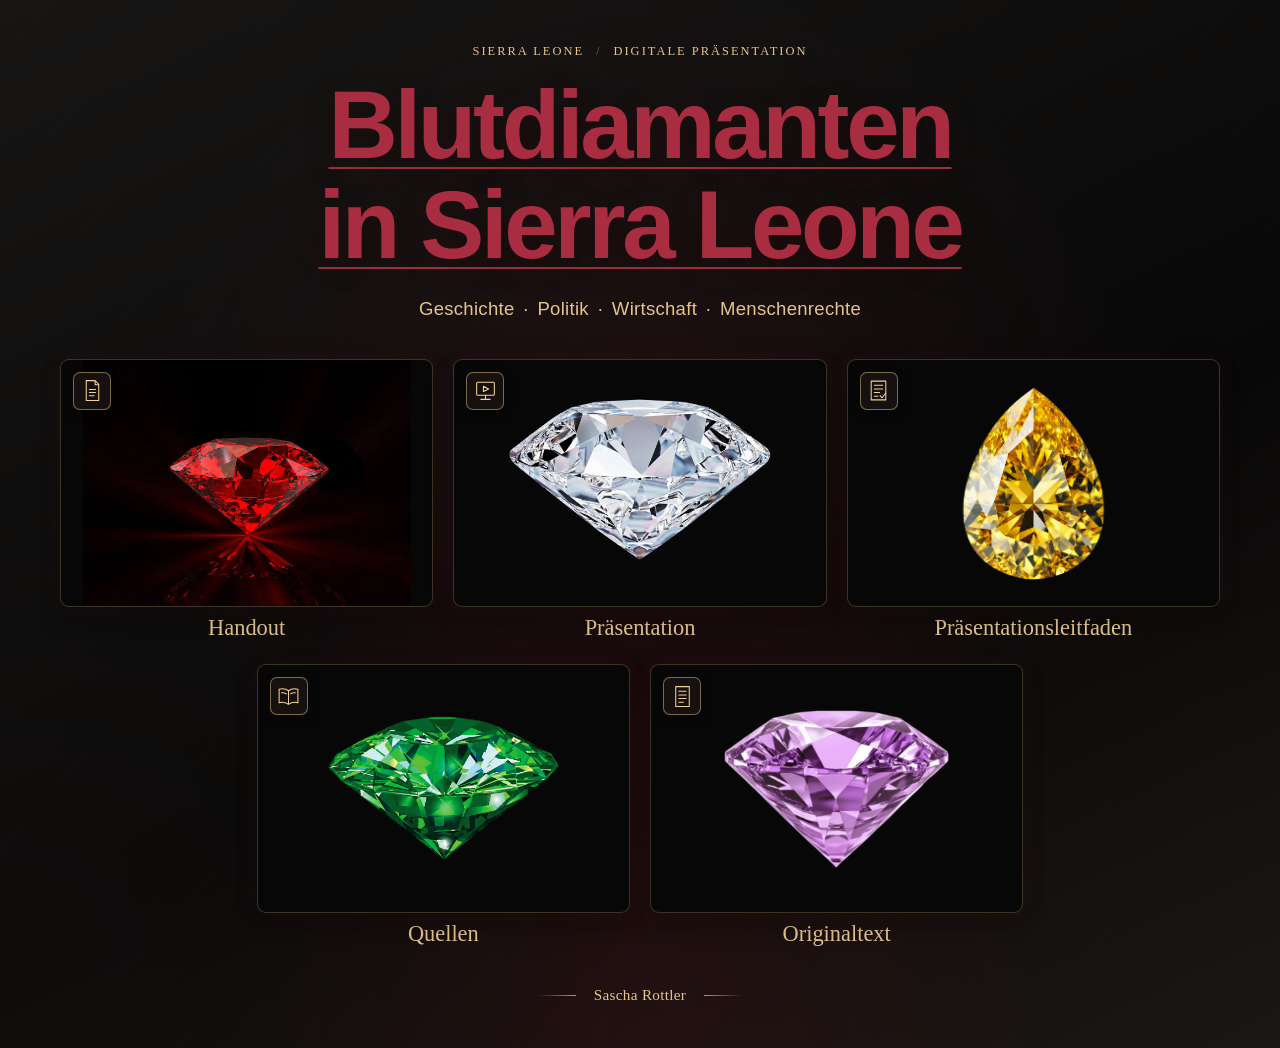
<file: index.html>
<!doctype html>
<html lang="de">
<head>
  <meta charset="utf-8">
  <meta name="viewport" content="width=device-width, initial-scale=1, viewport-fit=cover">
  <meta name="theme-color" content="#100e0d">
  <meta name="description" content="Handout, Präsentation, Präsentationsleitfaden, Quellen und Originaltext zur Schulpräsentation Blutdiamanten in Sierra Leone von Sascha Rottler.">
  <title>Blutdiamanten in Sierra Leone · Sascha Rottler</title>
  <link rel="icon" type="image/svg+xml" href="assets/favicon.svg">
  <link rel="stylesheet" href="assets/startseite.css?v=5">
</head>
<body>
  <main class="overview">
    <header class="masthead">
      <p class="eyebrow">Sierra Leone <span aria-hidden="true">/</span> Digitale Präsentation</p>
      <h1><span>Blutdiamanten</span><span>in Sierra Leone</span></h1>
      <p class="subtitle">Geschichte <span aria-hidden="true">·</span> Politik <span aria-hidden="true">·</span> Wirtschaft <span aria-hidden="true">·</span> Menschenrechte</p>
    </header>

    <nav class="diamond-navigation" aria-label="Fünf Bereiche der Präsentation">
      <a class="diamond-link" href="handout.html" aria-label="Handout öffnen">
        <span class="gem-frame gem-frame--dark">
          <img src="assets/diamanten/rot.jpg" alt="" width="638" height="480" decoding="async">
          <span class="gem-icon" aria-hidden="true"><svg viewBox="0 0 48 48" fill="none" stroke="currentColor" stroke-width="2" stroke-linecap="round" stroke-linejoin="round"><path d="M12 5h17l7 7v31H12zM29 5v8h7M18 22h12M18 28h12M18 34h9"/></svg></span>
        </span>
        <span class="diamond-label">Handout</span>
      </a>

      <a class="diamond-link" href="praesentation.html" aria-label="Präsentation öffnen">
        <span class="gem-frame gem-frame--dark gem-frame--silver">
          <img src="assets/diamanten/silber-freigestellt.png" alt="" width="1254" height="1254" decoding="async">
          <span class="gem-icon" aria-hidden="true"><svg viewBox="0 0 48 48" fill="none" stroke="currentColor" stroke-width="2" stroke-linecap="round" stroke-linejoin="round"><rect x="7" y="8" width="34" height="25" rx="2"/><path d="M24 33v8M15 41h18M20 16l10 5-10 5z"/></svg></span>
        </span>
        <span class="diamond-label">Präsentation</span>
      </a>

      <a class="diamond-link" href="praesentationsleitfaden.html" aria-label="Präsentationsleitfaden öffnen">
        <span class="gem-frame gem-frame--dark gem-frame--yellow">
          <img src="assets/diamanten/gelb-freigestellt.png" alt="" width="1254" height="1254" decoding="async">
          <span class="gem-icon" aria-hidden="true"><svg viewBox="0 0 48 48" fill="none" stroke="currentColor" stroke-width="2" stroke-linecap="round" stroke-linejoin="round"><path d="M10 6h28v36H10zM16 14h16M16 21h16M16 28h10M16 35h7"/><path d="m27 34 4 4 7-9"/></svg></span>
        </span>
        <span class="diamond-label">Präsentationsleitfaden</span>
      </a>

      <a class="diamond-link" href="quellen.html" aria-label="Quellen öffnen">
        <span class="gem-frame gem-frame--dark gem-frame--green">
          <img src="assets/diamanten/gruen-freigestellt.png" alt="" width="1285" height="1224" decoding="async">
          <span class="gem-icon" aria-hidden="true"><svg viewBox="0 0 48 48" fill="none" stroke="currentColor" stroke-width="2" stroke-linecap="round" stroke-linejoin="round"><path d="M24 39c-6-4-12-5-18-3V10c7-2 13-1 18 3 5-4 11-5 18-3v26c-6-2-12-1-18 3zM24 13v26M11 17c3-1 6 0 9 2M28 19c3-2 6-3 9-2"/></svg></span>
        </span>
        <span class="diamond-label">Quellen</span>
      </a>

      <a class="diamond-link" href="originaltext.html" aria-label="Originaltext öffnen">
        <span class="gem-frame gem-frame--dark">
          <img src="assets/diamanten/violett.webp" alt="" width="350" height="350" decoding="async">
          <span class="gem-icon" aria-hidden="true"><svg viewBox="0 0 48 48" fill="none" stroke="currentColor" stroke-width="2" stroke-linecap="round" stroke-linejoin="round"><path d="M11 5h26v38H11zM17 14h14M17 21h14M17 28h14M17 35h9"/></svg></span>
        </span>
        <span class="diamond-label">Originaltext</span>
      </a>
    </nav>

    <footer class="signature"><span aria-hidden="true" class="rule"></span>Sascha Rottler<span aria-hidden="true" class="rule"></span></footer>
  </main>
</body>
</html>
</file>
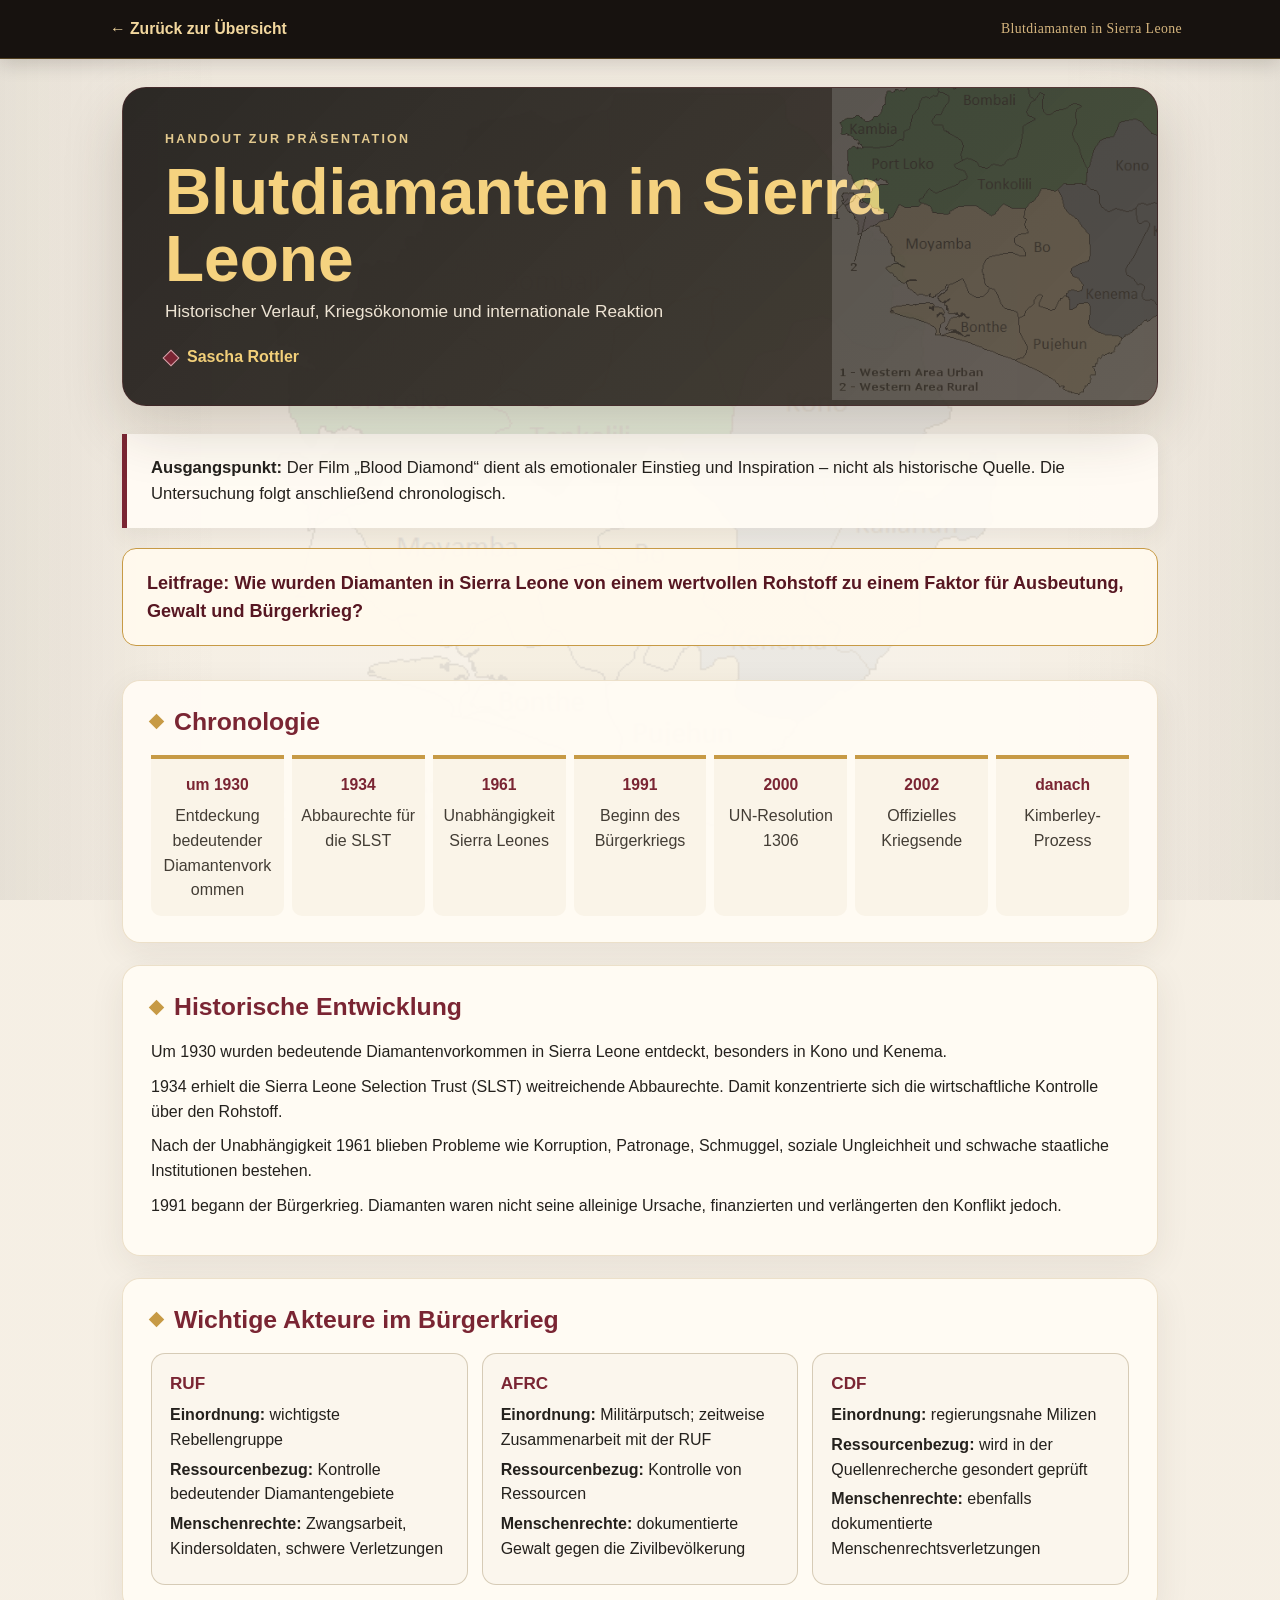
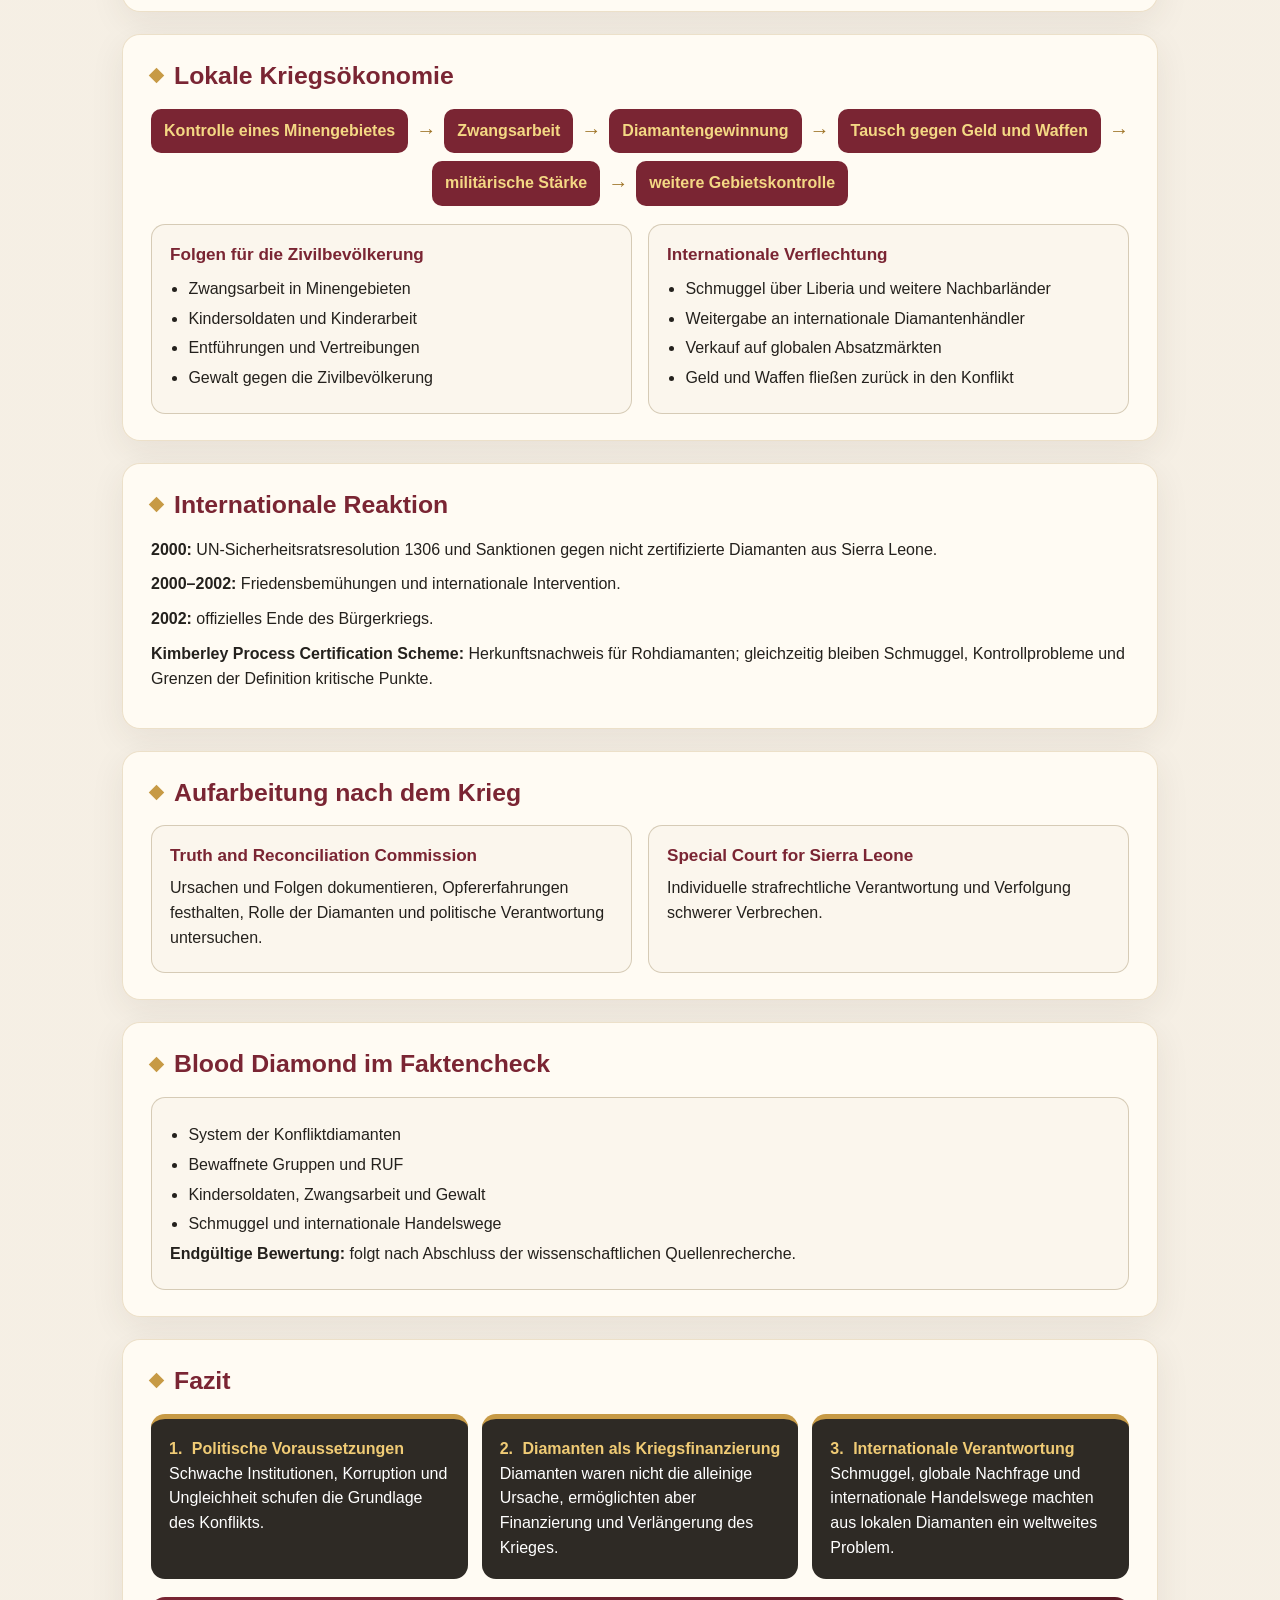
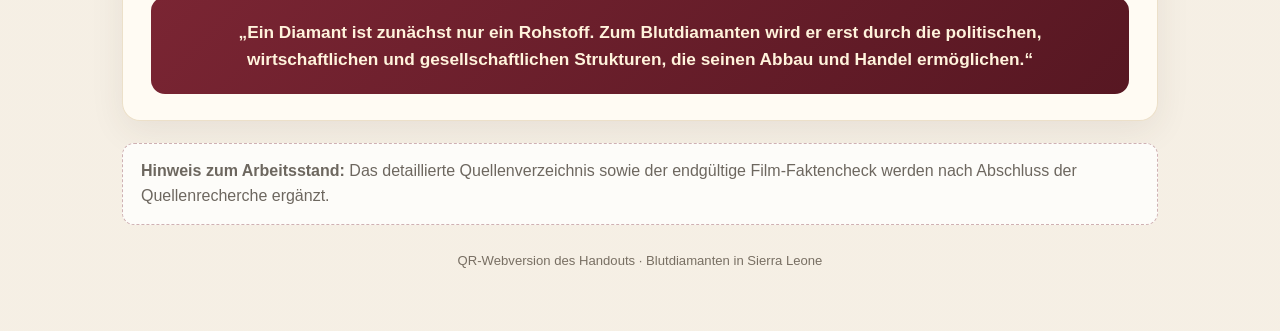
<file: handout.html>
<!doctype html>
<html lang="de">
<head>
<meta charset="utf-8">
<meta name="viewport" content="width=device-width, initial-scale=1, viewport-fit=cover">
<title>Handout – Blutdiamanten in Sierra Leone</title>
<meta name="description" content="Handout zur Präsentation Blutdiamanten in Sierra Leone – historischer Verlauf, Kriegsökonomie und internationale Reaktion.">
<style>
:root {
  --gold:#c79a45;
  --gold-dark:#9f7427;
  --burgundy:#7a2533;
  --burgundy-dark:#571722;
  --ink:#24211d;
  --muted:#6d675f;
  --paper:#f6f0e6;
  --panel:rgba(255,251,244,.95);
  --line:rgba(120,92,42,.28);
}
*{box-sizing:border-box}
html{scroll-behavior:smooth}
body{
  margin:0;
  color:var(--ink);
  font-family:Inter,Segoe UI,Arial,sans-serif;
  line-height:1.55;
  background:
    linear-gradient(rgba(246,240,230,.92),rgba(246,240,230,.92)),
    url('[data-uri]') center 90px / min(760px,90vw) auto fixed no-repeat,
    #efe5d4;
}
body::before{
  content:"";position:fixed;inset:0;pointer-events:none;z-index:-1;
  background:linear-gradient(90deg,rgba(57,49,40,.08),transparent 17%,transparent 83%,rgba(57,49,40,.08));
}
a{color:inherit}
.page{max-width:1080px;margin:0 auto;padding:28px 22px 72px}
.hero{
  position:relative;overflow:hidden;
  border:1px solid rgba(122,37,51,.24);
  border-radius:24px;
  padding:42px 42px 34px;
  background:linear-gradient(135deg,rgba(35,32,29,.96),rgba(55,47,38,.90));
  color:white;
  box-shadow:0 22px 60px rgba(57,42,24,.20);
}
.hero::after{
  content:"";position:absolute;right:-85px;top:-95px;width:410px;height:410px;
  background:url('[data-uri]') center/contain no-repeat;
  opacity:.15;filter:grayscale(.15) sepia(.2);
}
.eyebrow{text-transform:uppercase;letter-spacing:.18em;font-weight:750;font-size:.78rem;color:#e3c98e}
h1{margin:10px 0 6px;font-size:clamp(2.15rem,6vw,4rem);line-height:1.04;color:#f5d27f;max-width:780px}
.subtitle{font-size:1.08rem;max-width:760px;color:#eee4d4;margin:0 0 20px}
.author{display:inline-flex;gap:10px;align-items:center;font-weight:700;color:#f2cf79}
.diamond{width:12px;height:12px;background:var(--burgundy);transform:rotate(45deg);display:inline-block;border:1px solid #d5a8af}
.lead{
  margin:28px 0 18px;padding:21px 24px;border-left:5px solid var(--burgundy);
  background:var(--panel);border-radius:0 14px 14px 0;box-shadow:0 8px 24px rgba(70,52,34,.08);
  font-size:1.04rem
}
.question{
  margin:20px 0 34px;padding:20px 24px;border:1.5px solid var(--gold);border-radius:14px;
  background:rgba(255,249,238,.96);font-weight:750;color:var(--burgundy-dark);font-size:1.13rem
}
.section{
  margin-top:22px;padding:26px 28px;background:var(--panel);border-radius:18px;
  border:1px solid rgba(159,116,39,.20);box-shadow:0 10px 34px rgba(70,52,34,.08)
}
h2{font-size:1.55rem;line-height:1.2;margin:0 0 18px;color:var(--burgundy);display:flex;gap:12px;align-items:center}
h2::before{content:"";width:11px;height:11px;display:inline-block;background:var(--gold);transform:rotate(45deg);flex:0 0 auto}
h3{margin:20px 0 8px;color:var(--gold-dark);font-size:1.06rem}
p{margin:10px 0}
.timeline{display:grid;grid-template-columns:repeat(7,1fr);gap:8px;margin:4px 0 0}
.t{position:relative;padding:14px 9px 13px;border-top:4px solid var(--gold);background:#faf4e8;border-radius:0 0 10px 10px;text-align:center;min-height:126px}
.t .yr{font-weight:850;color:var(--burgundy);font-size:.98rem;display:block;margin-bottom:7px}
.t .tx{font-size:.83rem;line-height:1.35;color:#433d35}
.columns{display:grid;grid-template-columns:repeat(2,minmax(0,1fr));gap:16px}
.actor-grid{display:grid;grid-template-columns:repeat(3,minmax(0,1fr));gap:14px}
.card{padding:17px 18px;border-radius:14px;background:#fbf6ed;border:1px solid var(--line)}
.card strong.title{display:block;color:var(--burgundy);font-size:1.07rem;margin-bottom:6px}
.card p{font-size:.92rem;margin:5px 0}
.flow{display:flex;flex-wrap:wrap;gap:8px;align-items:center;justify-content:center;margin:10px 0 4px}
.flow span{padding:10px 13px;border-radius:10px;background:var(--burgundy);color:#f4d884;font-weight:700;text-align:center}
.flow b{color:var(--gold-dark);font-size:1.25rem}
ul{margin:8px 0 0 1.15rem;padding:0}
li{margin:5px 0}
.three{display:grid;grid-template-columns:repeat(3,minmax(0,1fr));gap:14px}
.result{padding:18px;border-radius:14px;background:#2e2a25;color:white;border-top:5px solid var(--gold)}
.result .n{font-weight:900;color:#f0cb75;margin-right:5px}
.result strong{color:#f0cb75}
.quote{margin-top:18px;padding:22px 24px;border-radius:14px;background:linear-gradient(135deg,var(--burgundy),var(--burgundy-dark));color:#fff3dc;font-weight:700;font-size:1.08rem;text-align:center}
.note{margin-top:22px;padding:15px 18px;background:rgba(255,255,255,.78);border-radius:12px;border:1px dashed rgba(122,37,51,.35);color:var(--muted);font-size:.91rem}
.footer{text-align:center;color:#786f63;font-size:.82rem;margin-top:26px}
@media (max-width:820px){
  .page{padding:16px 13px 50px}
  .hero{padding:30px 24px 26px;border-radius:18px}
  .timeline{grid-template-columns:1fr}
  .t{text-align:left;min-height:0;border-top:0;border-left:4px solid var(--gold);border-radius:0 10px 10px 0;display:grid;grid-template-columns:74px 1fr;gap:8px;align-items:start}
  .columns,.actor-grid,.three{grid-template-columns:1fr}
  .section{padding:22px 20px}
}
@media print{
  body{background:white}
  .page{max-width:none;padding:0}
  .hero,.section,.lead,.question{box-shadow:none}
  .section{break-inside:avoid}
}
</style>
<link rel="icon" type="image/svg+xml" href="assets/favicon.svg">
  <link rel="stylesheet" href="assets/unterseiten.css?v=4">
</head>
<body>
<nav class="site-bar" aria-label="Zur Startseite"><div class="site-bar-inner"><a class="site-back" href="index.html">← Zurück zur Übersicht</a><span class="site-mark">Blutdiamanten in Sierra Leone</span></div></nav>
<main class="page">
  <header class="hero">
    <div class="eyebrow">Handout zur Präsentation</div>
    <h1>Blutdiamanten in Sierra Leone</h1>
    <p class="subtitle">Historischer Verlauf, Kriegsökonomie und internationale Reaktion</p>
    <div class="author"><span class="diamond"></span> Sascha Rottler</div>
  </header>

  <div class="lead"><strong>Ausgangspunkt:</strong> Der Film „Blood Diamond“ dient als emotionaler Einstieg und Inspiration – nicht als historische Quelle. Die Untersuchung folgt anschließend chronologisch.</div>
  <div class="question"><strong>Leitfrage:</strong> Wie wurden Diamanten in Sierra Leone von einem wertvollen Rohstoff zu einem Faktor für Ausbeutung, Gewalt und Bürgerkrieg?</div>

  <section class="section">
    <h2>Chronologie</h2>
    <div class="timeline">
      <div class="t"><span class="yr">um 1930</span><span class="tx">Entdeckung bedeutender Diamantenvorkommen</span></div>
      <div class="t"><span class="yr">1934</span><span class="tx">Abbaurechte für die SLST</span></div>
      <div class="t"><span class="yr">1961</span><span class="tx">Unabhängigkeit Sierra Leones</span></div>
      <div class="t"><span class="yr">1991</span><span class="tx">Beginn des Bürgerkriegs</span></div>
      <div class="t"><span class="yr">2000</span><span class="tx">UN-Resolution 1306</span></div>
      <div class="t"><span class="yr">2002</span><span class="tx">Offizielles Kriegsende</span></div>
      <div class="t"><span class="yr">danach</span><span class="tx">Kimberley-Prozess</span></div>
    </div>
  </section>

  <section class="section">
    <h2>Historische Entwicklung</h2>
    <p>Um 1930 wurden bedeutende Diamantenvorkommen in Sierra Leone entdeckt, besonders in Kono und Kenema.</p>
    <p>1934 erhielt die Sierra Leone Selection Trust (SLST) weitreichende Abbaurechte. Damit konzentrierte sich die wirtschaftliche Kontrolle über den Rohstoff.</p>
    <p>Nach der Unabhängigkeit 1961 blieben Probleme wie Korruption, Patronage, Schmuggel, soziale Ungleichheit und schwache staatliche Institutionen bestehen.</p>
    <p>1991 begann der Bürgerkrieg. Diamanten waren nicht seine alleinige Ursache, finanzierten und verlängerten den Konflikt jedoch.</p>
  </section>

  <section class="section">
    <h2>Wichtige Akteure im Bürgerkrieg</h2>
    <div class="actor-grid">
      <div class="card"><strong class="title">RUF</strong><p><strong>Einordnung:</strong> wichtigste Rebellengruppe</p><p><strong>Ressourcenbezug:</strong> Kontrolle bedeutender Diamantengebiete</p><p><strong>Menschenrechte:</strong> Zwangsarbeit, Kindersoldaten, schwere Verletzungen</p></div>
      <div class="card"><strong class="title">AFRC</strong><p><strong>Einordnung:</strong> Militärputsch; zeitweise Zusammenarbeit mit der RUF</p><p><strong>Ressourcenbezug:</strong> Kontrolle von Ressourcen</p><p><strong>Menschenrechte:</strong> dokumentierte Gewalt gegen die Zivilbevölkerung</p></div>
      <div class="card"><strong class="title">CDF</strong><p><strong>Einordnung:</strong> regierungsnahe Milizen</p><p><strong>Ressourcenbezug:</strong> wird in der Quellenrecherche gesondert geprüft</p><p><strong>Menschenrechte:</strong> ebenfalls dokumentierte Menschenrechtsverletzungen</p></div>
    </div>
  </section>

  <section class="section">
    <h2>Lokale Kriegsökonomie</h2>
    <div class="flow">
      <span>Kontrolle eines Minengebietes</span><b>→</b><span>Zwangsarbeit</span><b>→</b><span>Diamantengewinnung</span><b>→</b><span>Tausch gegen Geld und Waffen</span><b>→</b><span>militärische Stärke</span><b>→</b><span>weitere Gebietskontrolle</span>
    </div>
    <div class="columns" style="margin-top:18px">
      <div class="card"><strong class="title">Folgen für die Zivilbevölkerung</strong><ul><li>Zwangsarbeit in Minengebieten</li><li>Kindersoldaten und Kinderarbeit</li><li>Entführungen und Vertreibungen</li><li>Gewalt gegen die Zivilbevölkerung</li></ul></div>
      <div class="card"><strong class="title">Internationale Verflechtung</strong><ul><li>Schmuggel über Liberia und weitere Nachbarländer</li><li>Weitergabe an internationale Diamantenhändler</li><li>Verkauf auf globalen Absatzmärkten</li><li>Geld und Waffen fließen zurück in den Konflikt</li></ul></div>
    </div>
  </section>

  <section class="section">
    <h2>Internationale Reaktion</h2>
    <p><strong>2000:</strong> UN-Sicherheitsratsresolution 1306 und Sanktionen gegen nicht zertifizierte Diamanten aus Sierra Leone.</p>
    <p><strong>2000–2002:</strong> Friedensbemühungen und internationale Intervention.</p>
    <p><strong>2002:</strong> offizielles Ende des Bürgerkriegs.</p>
    <p><strong>Kimberley Process Certification Scheme:</strong> Herkunftsnachweis für Rohdiamanten; gleichzeitig bleiben Schmuggel, Kontrollprobleme und Grenzen der Definition kritische Punkte.</p>
  </section>

  <section class="section">
    <h2>Aufarbeitung nach dem Krieg</h2>
    <div class="columns">
      <div class="card"><strong class="title">Truth and Reconciliation Commission</strong><p>Ursachen und Folgen dokumentieren, Opfererfahrungen festhalten, Rolle der Diamanten und politische Verantwortung untersuchen.</p></div>
      <div class="card"><strong class="title">Special Court for Sierra Leone</strong><p>Individuelle strafrechtliche Verantwortung und Verfolgung schwerer Verbrechen.</p></div>
    </div>
  </section>

  <section class="section">
    <h2>Blood Diamond im Faktencheck</h2>
    <div class="card"><ul><li>System der Konfliktdiamanten</li><li>Bewaffnete Gruppen und RUF</li><li>Kindersoldaten, Zwangsarbeit und Gewalt</li><li>Schmuggel und internationale Handelswege</li></ul><p><strong>Endgültige Bewertung:</strong> folgt nach Abschluss der wissenschaftlichen Quellenrecherche.</p></div>
  </section>

  <section class="section">
    <h2>Fazit</h2>
    <div class="three">
      <div class="result"><span class="n">1.</span> <strong>Politische Voraussetzungen</strong><br>Schwache Institutionen, Korruption und Ungleichheit schufen die Grundlage des Konflikts.</div>
      <div class="result"><span class="n">2.</span> <strong>Diamanten als Kriegsfinanzierung</strong><br>Diamanten waren nicht die alleinige Ursache, ermöglichten aber Finanzierung und Verlängerung des Krieges.</div>
      <div class="result"><span class="n">3.</span> <strong>Internationale Verantwortung</strong><br>Schmuggel, globale Nachfrage und internationale Handelswege machten aus lokalen Diamanten ein weltweites Problem.</div>
    </div>
    <div class="quote">„Ein Diamant ist zunächst nur ein Rohstoff. Zum Blutdiamanten wird er erst durch die politischen, wirtschaftlichen und gesellschaftlichen Strukturen, die seinen Abbau und Handel ermöglichen.“</div>
  </section>

  <div class="note"><strong>Hinweis zum Arbeitsstand:</strong> Das detaillierte Quellenverzeichnis sowie der endgültige Film-Faktencheck werden nach Abschluss der Quellenrecherche ergänzt.</div>
  <div class="footer">QR-Webversion des Handouts · Blutdiamanten in Sierra Leone</div>
</main>
</body>
</html>
</file>
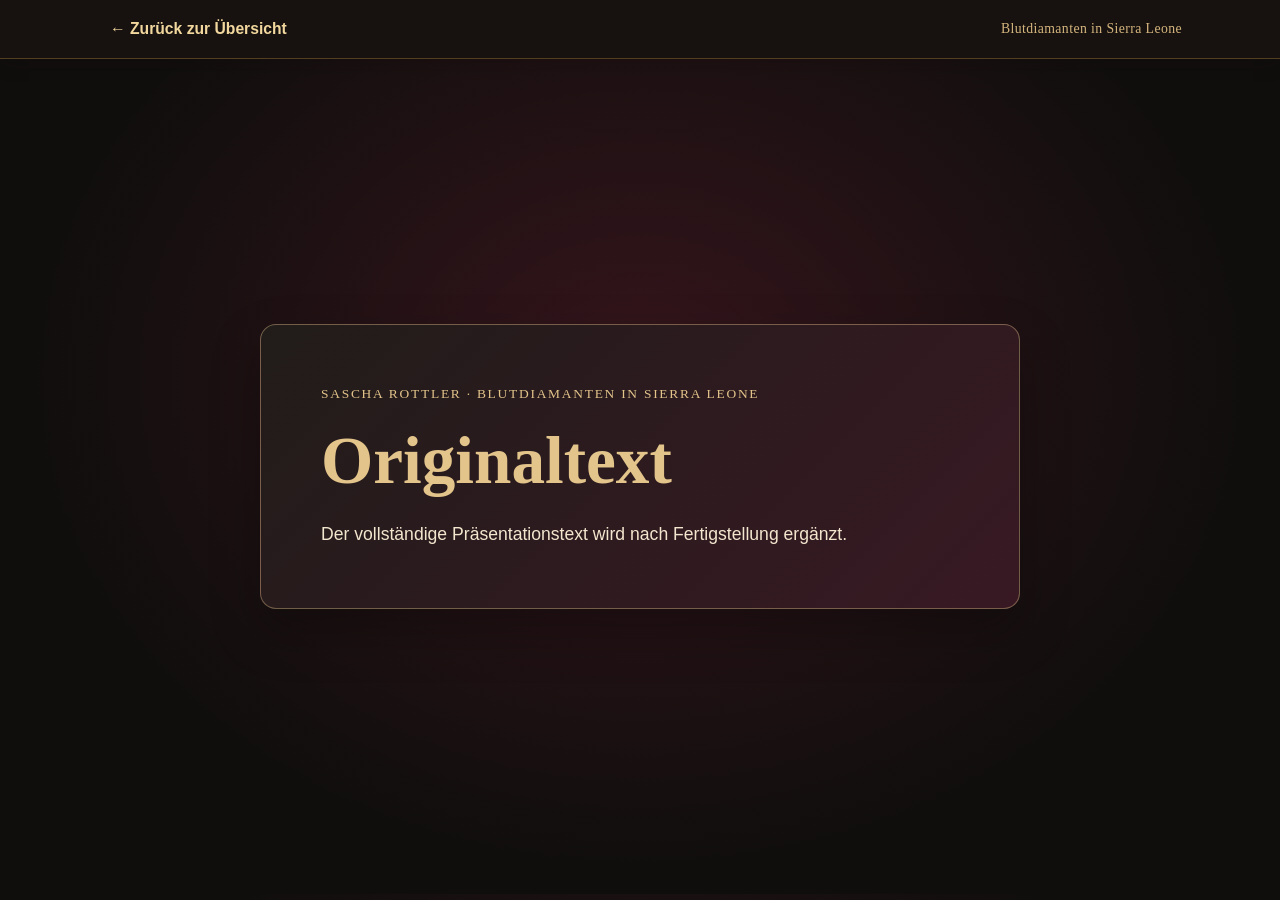
<file: originaltext.html>
<!doctype html>
<html lang="de">
<head>
  <meta charset="utf-8">
  <meta name="viewport" content="width=device-width, initial-scale=1, viewport-fit=cover">
  <meta name="theme-color" content="#100e0d">
  <meta name="description" content="Platzhalter für den späteren Originaltext der Präsentation Blutdiamanten in Sierra Leone von Sascha Rottler.">
  <title>Originaltext – Blutdiamanten in Sierra Leone</title>
  <link rel="icon" type="image/svg+xml" href="assets/favicon.svg">
  <link rel="stylesheet" href="assets/unterseiten.css?v=4">
  <link rel="stylesheet" href="assets/originaltext.css">
</head>
<body>
  <nav class="site-bar" aria-label="Zur Startseite"><div class="site-bar-inner"><a class="site-back" href="index.html">← Zurück zur Übersicht</a><span class="site-mark">Blutdiamanten in Sierra Leone</span></div></nav>
  <main class="originaltext-page">
    <div class="originaltext-panel">
      <p class="eyebrow">Sascha Rottler · Blutdiamanten in Sierra Leone</p>
      <h1>Originaltext</h1>
      <p>Der vollständige Präsentationstext wird nach Fertigstellung ergänzt.</p>
    </div>
  </main>
</body>
</html>
</file>
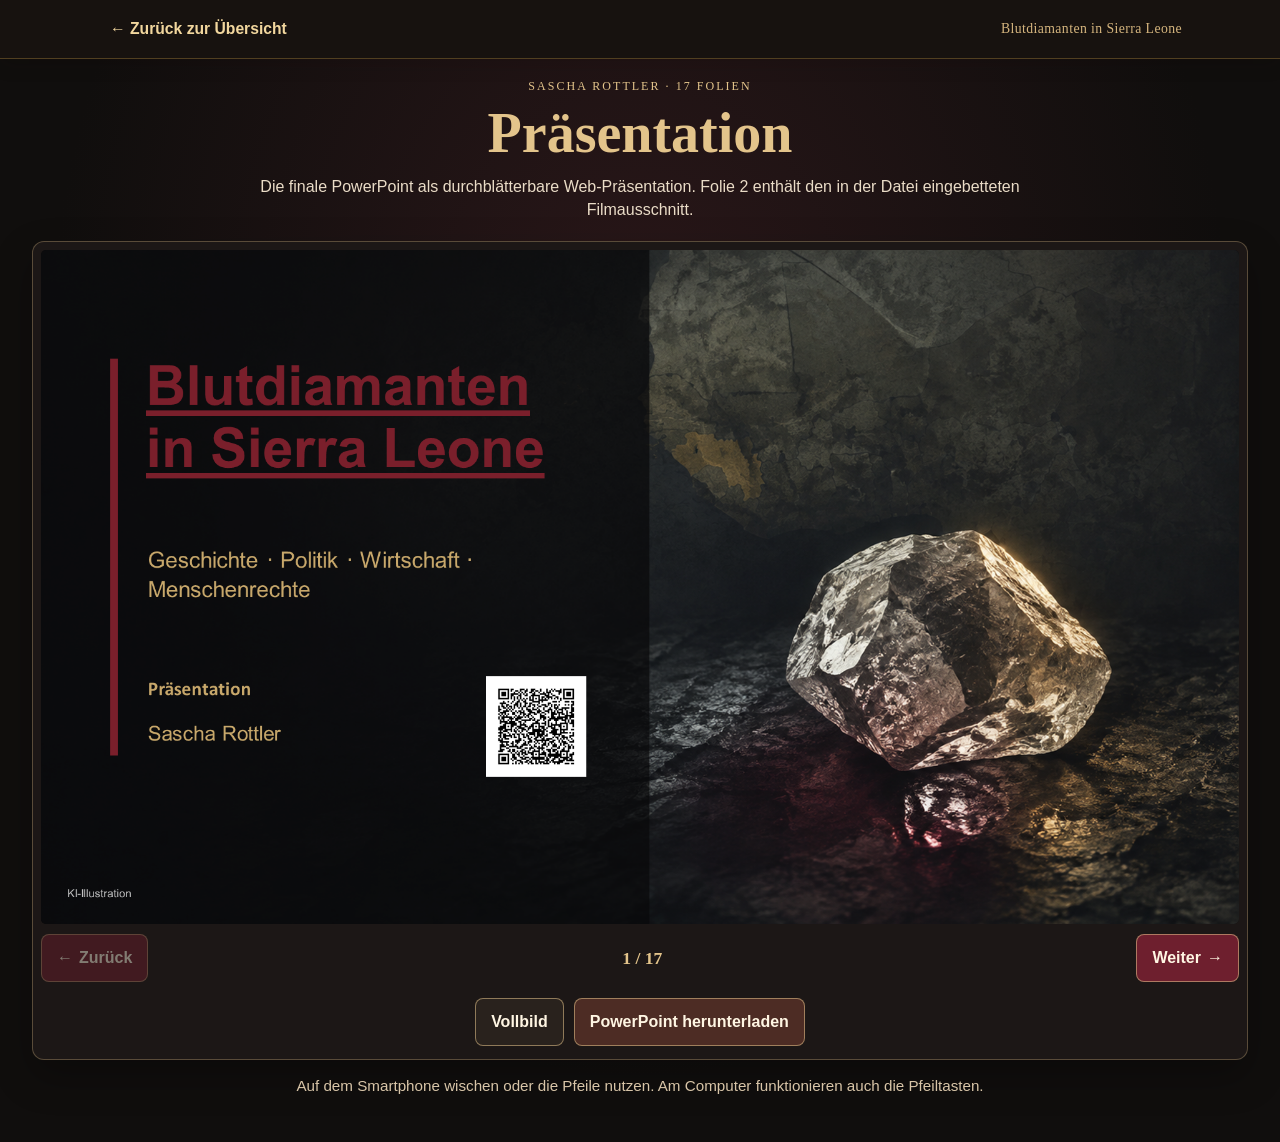
<file: praesentation.html>
<!doctype html>
<html lang="de">
<head>
  <meta charset="utf-8">
  <meta name="viewport" content="width=device-width, initial-scale=1, viewport-fit=cover">
  <meta name="theme-color" content="#100e0d">
  <meta name="description" content="Die 17 Folien der Präsentation Blutdiamanten in Sierra Leone von Sascha Rottler.">
  <title>Präsentation – Blutdiamanten in Sierra Leone</title>
  <link rel="icon" type="image/svg+xml" href="assets/favicon.svg">
  <link rel="stylesheet" href="assets/unterseiten.css?v=4">
  <link rel="stylesheet" href="assets/presentation-viewer.css?v=5">
  <script src="assets/presentation-viewer.js?v=5" defer></script>
</head>
<body class="presentation-body">
  <nav class="site-bar" aria-label="Zur Startseite"><div class="site-bar-inner"><a class="site-back" href="index.html">← Zurück zur Übersicht</a><span class="site-mark">Blutdiamanten in Sierra Leone</span></div></nav>
  <main class="presentation-page">
    <header class="presentation-header">
      <p class="eyebrow">Sascha Rottler · 17 Folien</p>
      <h1>Präsentation</h1>
      <p>Die finale PowerPoint als durchblätterbare Web-Präsentation. Folie 2 enthält den in der Datei eingebetteten Filmausschnitt.</p>
    </header>

    <section class="viewer" id="viewer" aria-label="Folienpräsentation">
      <div class="slide-stage" id="slide-stage">
        <img id="slide-image" src="assets/slides/folie-01-b7eeff66.webp" width="1920" height="1080" alt="Folie 1 von 17" fetchpriority="high">
        <video id="slide-video" playsinline controls preload="none" poster="assets/slides/folie-02-vorschau-b7eeff66.png" aria-label="Video auf Folie 2" hidden></video>
      </div>
      <div class="viewer-controls">
        <button class="viewer-button" id="previous-slide" type="button" aria-label="Vorherige Folie" disabled>← <span>Zurück</span></button>
        <span class="slide-counter" id="slide-counter" role="status" aria-live="polite">1 / 17</span>
        <button class="viewer-button" id="next-slide" type="button" aria-label="Nächste Folie"><span>Weiter</span> →</button>
      </div>
      <div class="viewer-actions">
        <button class="viewer-button viewer-button--secondary" id="fullscreen" type="button" aria-label="Vollbild öffnen">Vollbild</button>
        <a class="download-link" href="assets/downloads/Blood_Diamond_Final_mit_QR_Code.pptx" download>PowerPoint herunterladen</a>
      </div>
    </section>
    <p class="viewer-hint">Auf dem Smartphone wischen oder die Pfeile nutzen. Am Computer funktionieren auch die Pfeiltasten.</p>
  </main>
</body>
</html>
</file>
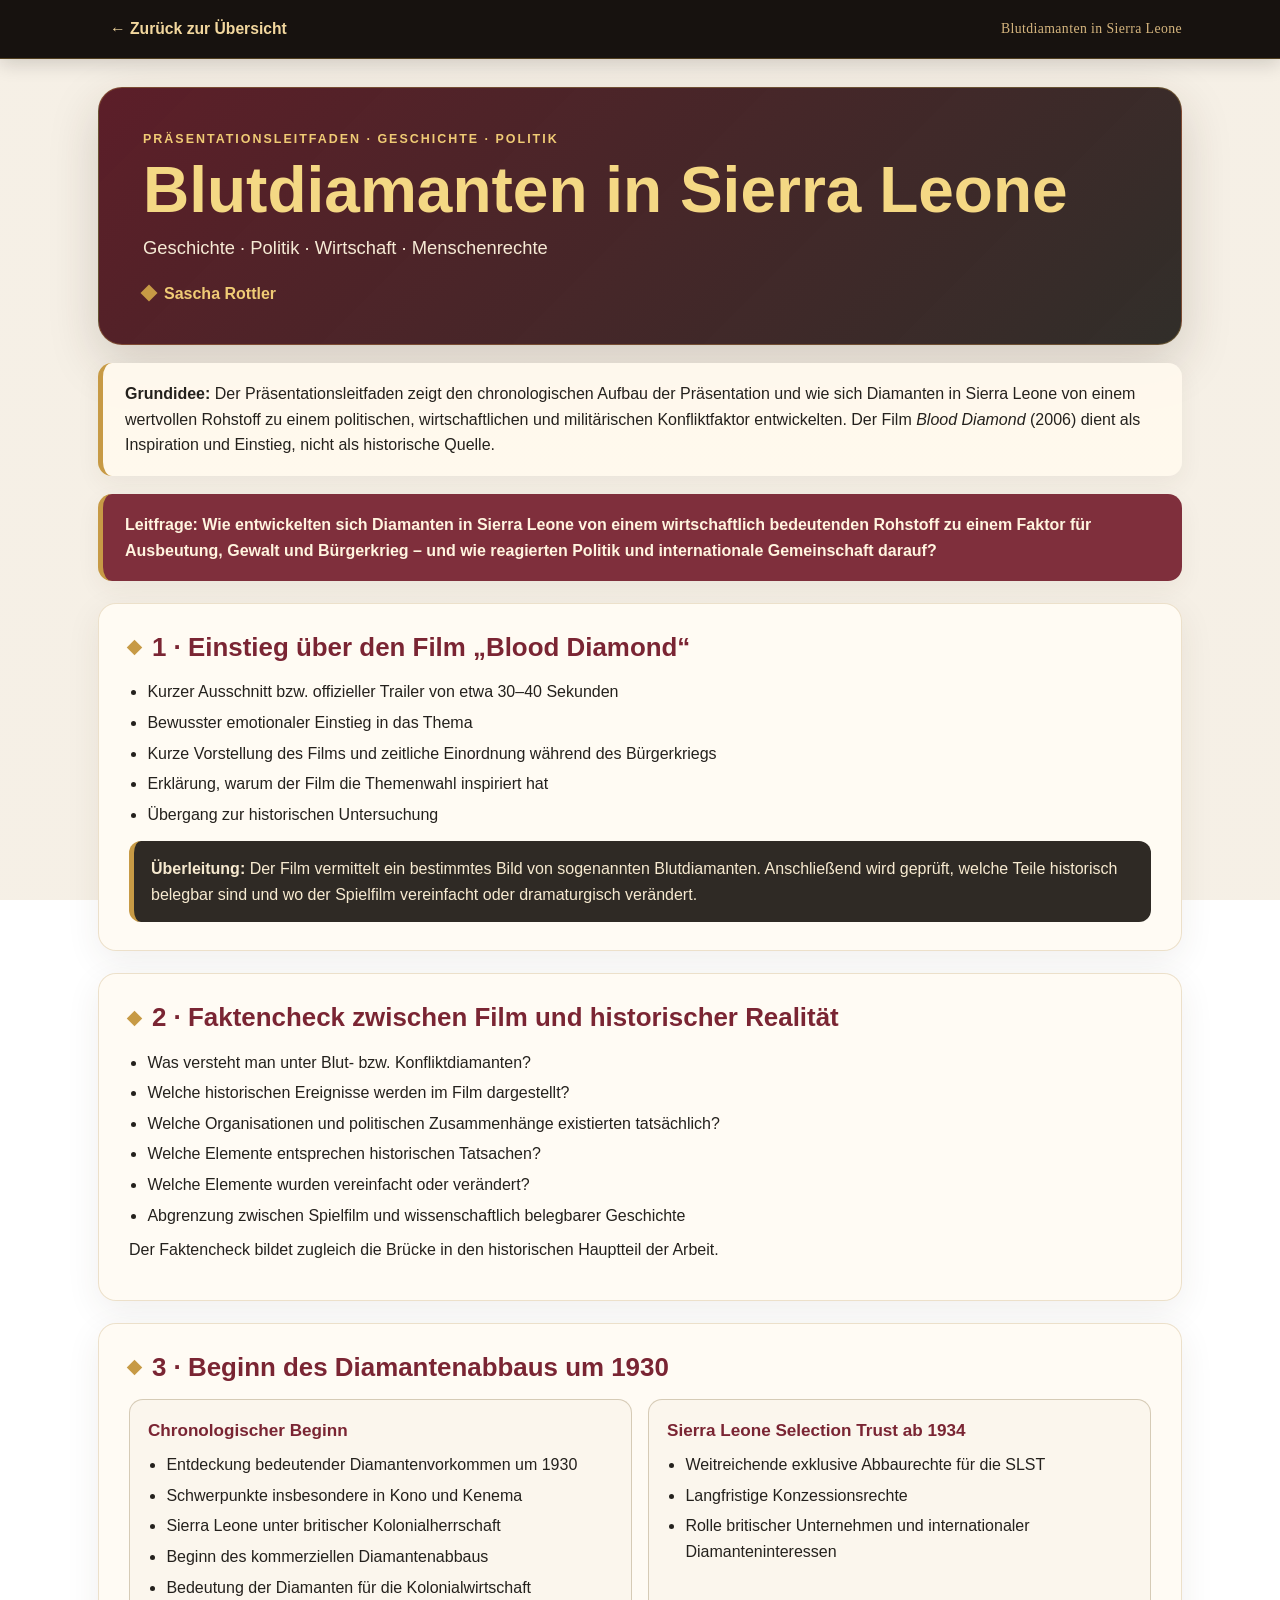
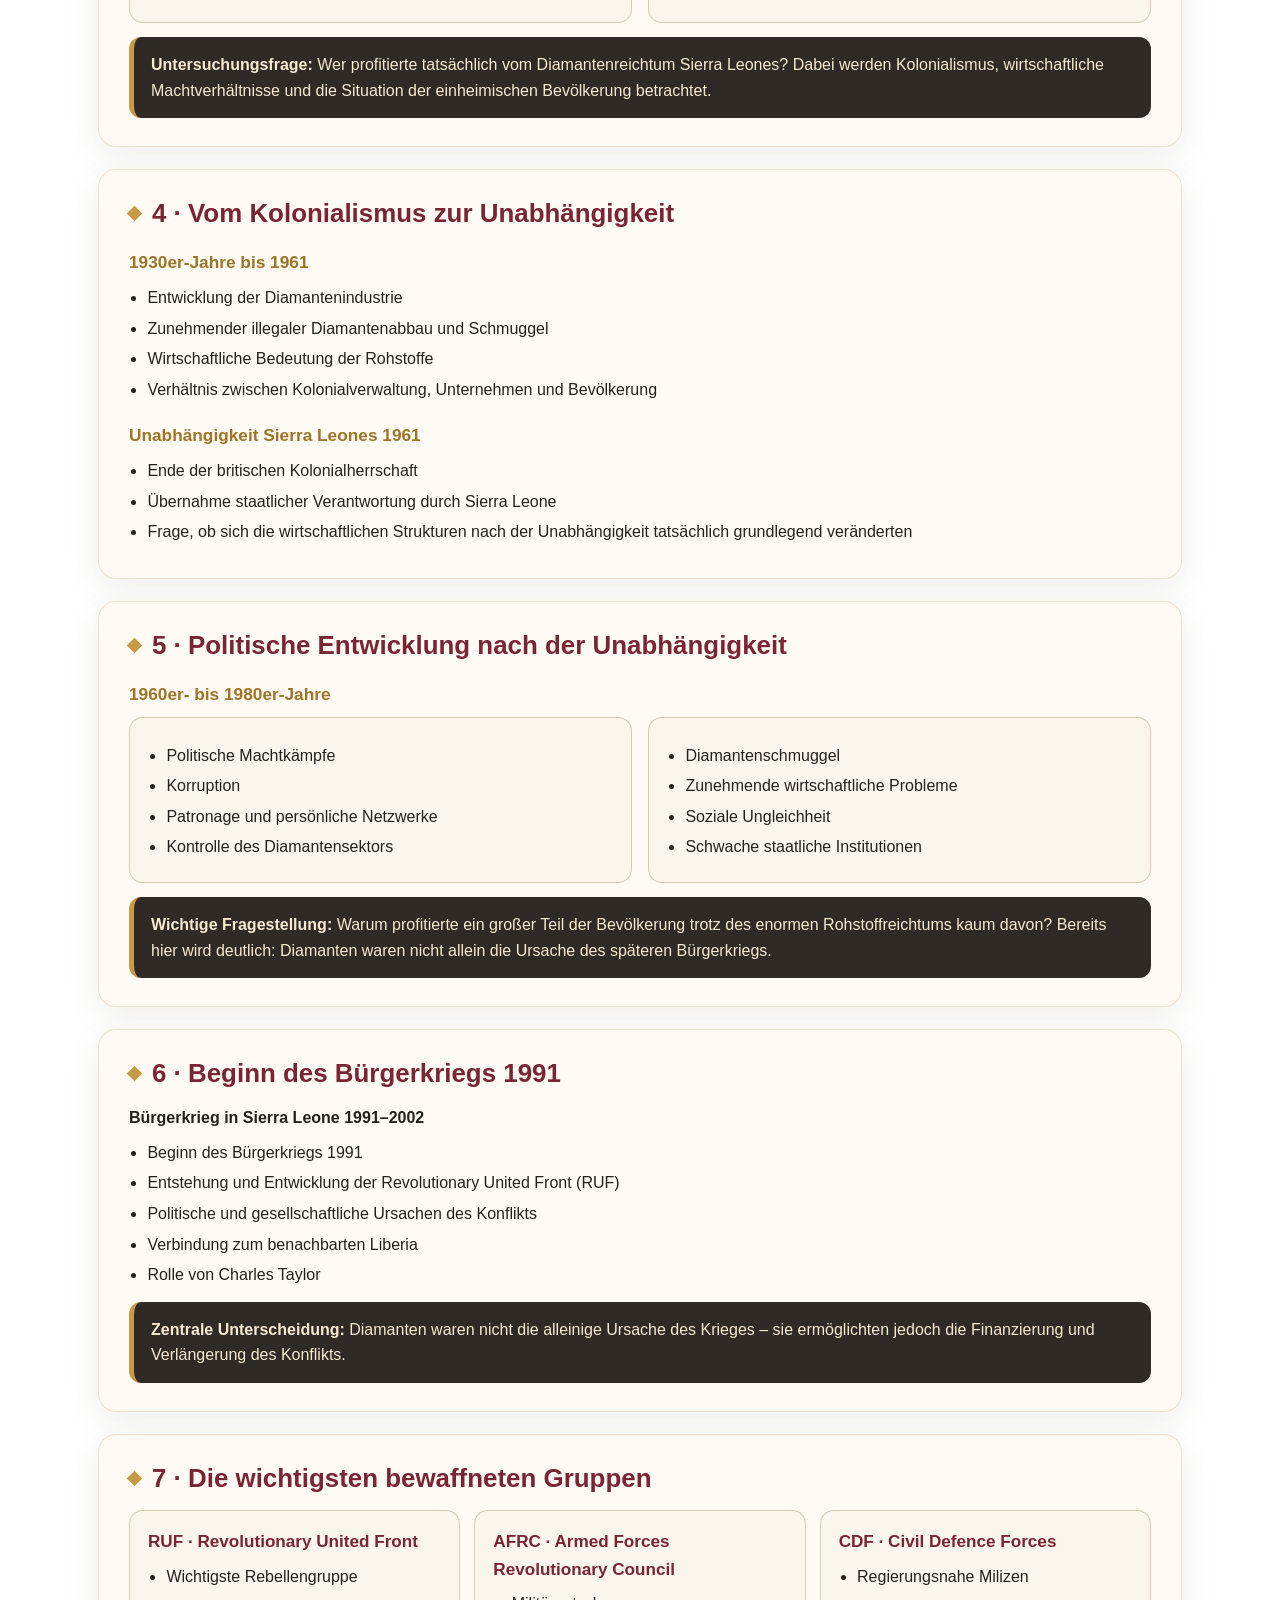
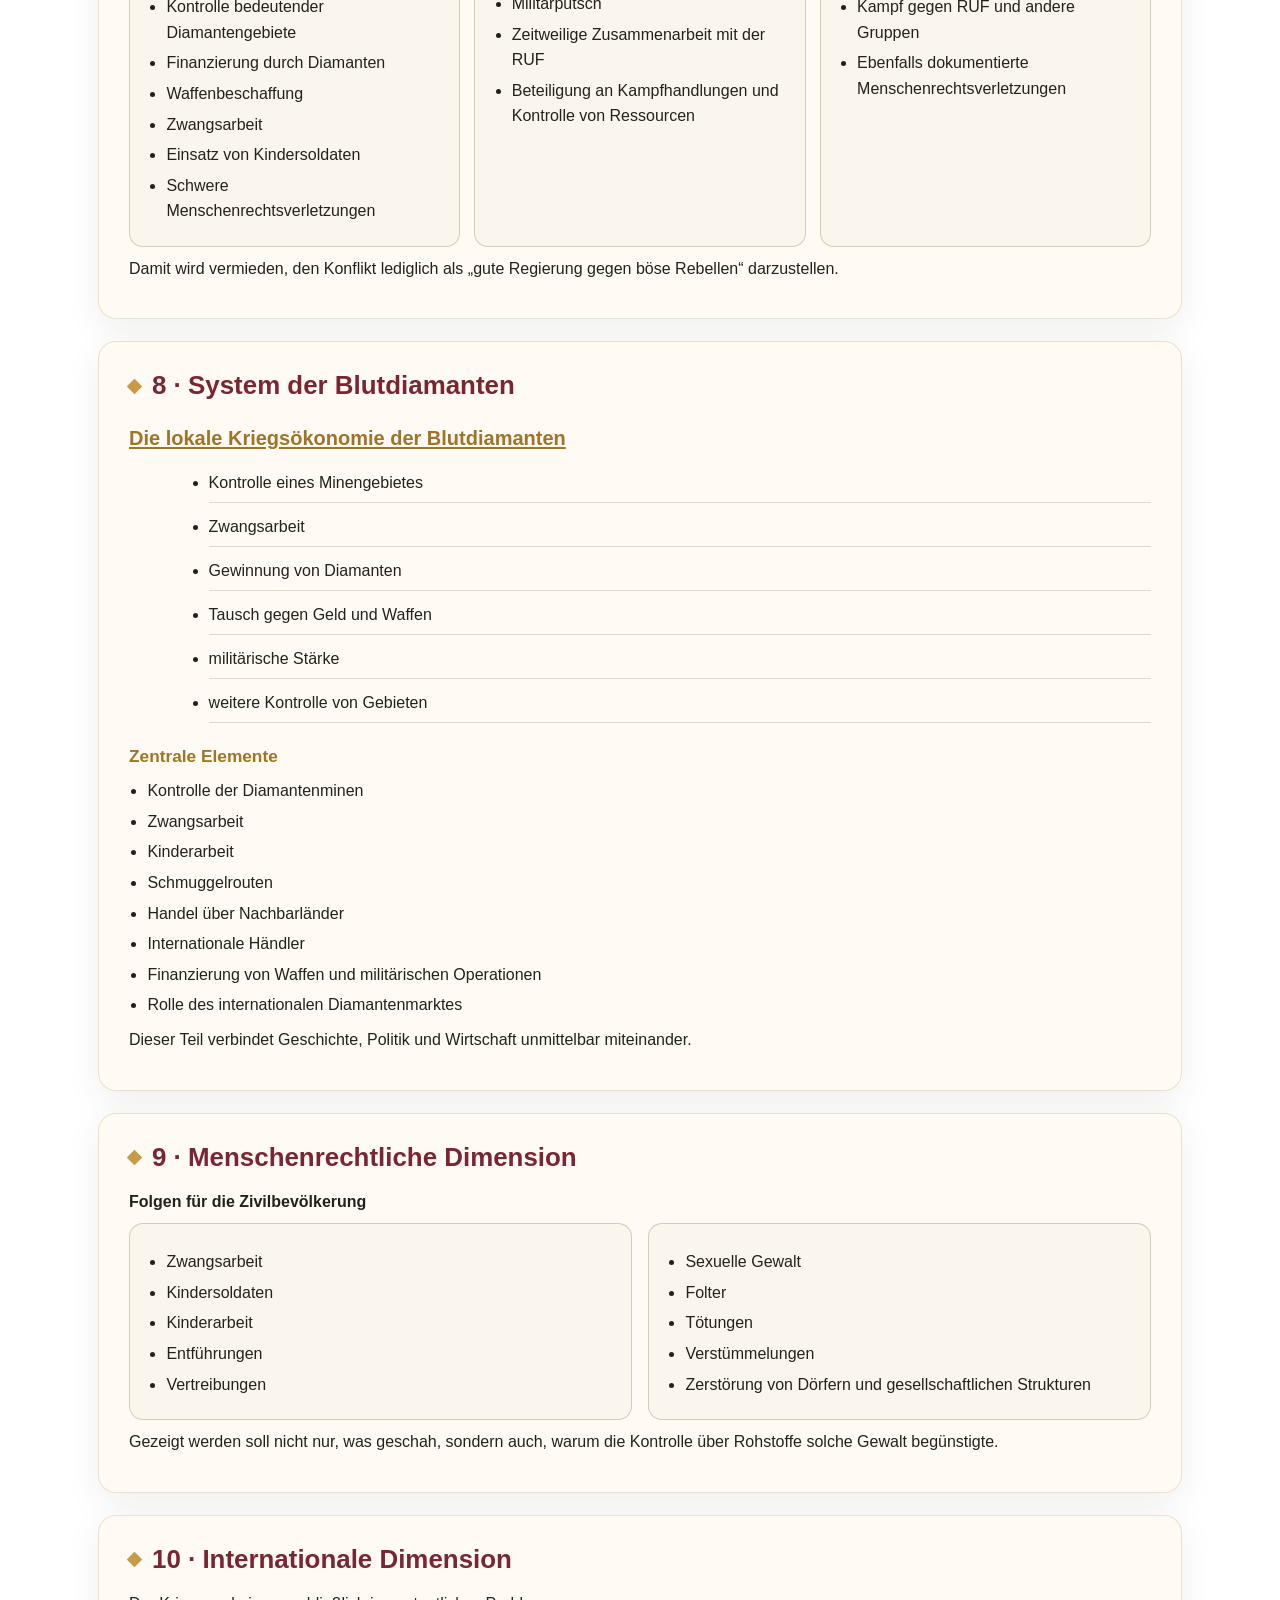
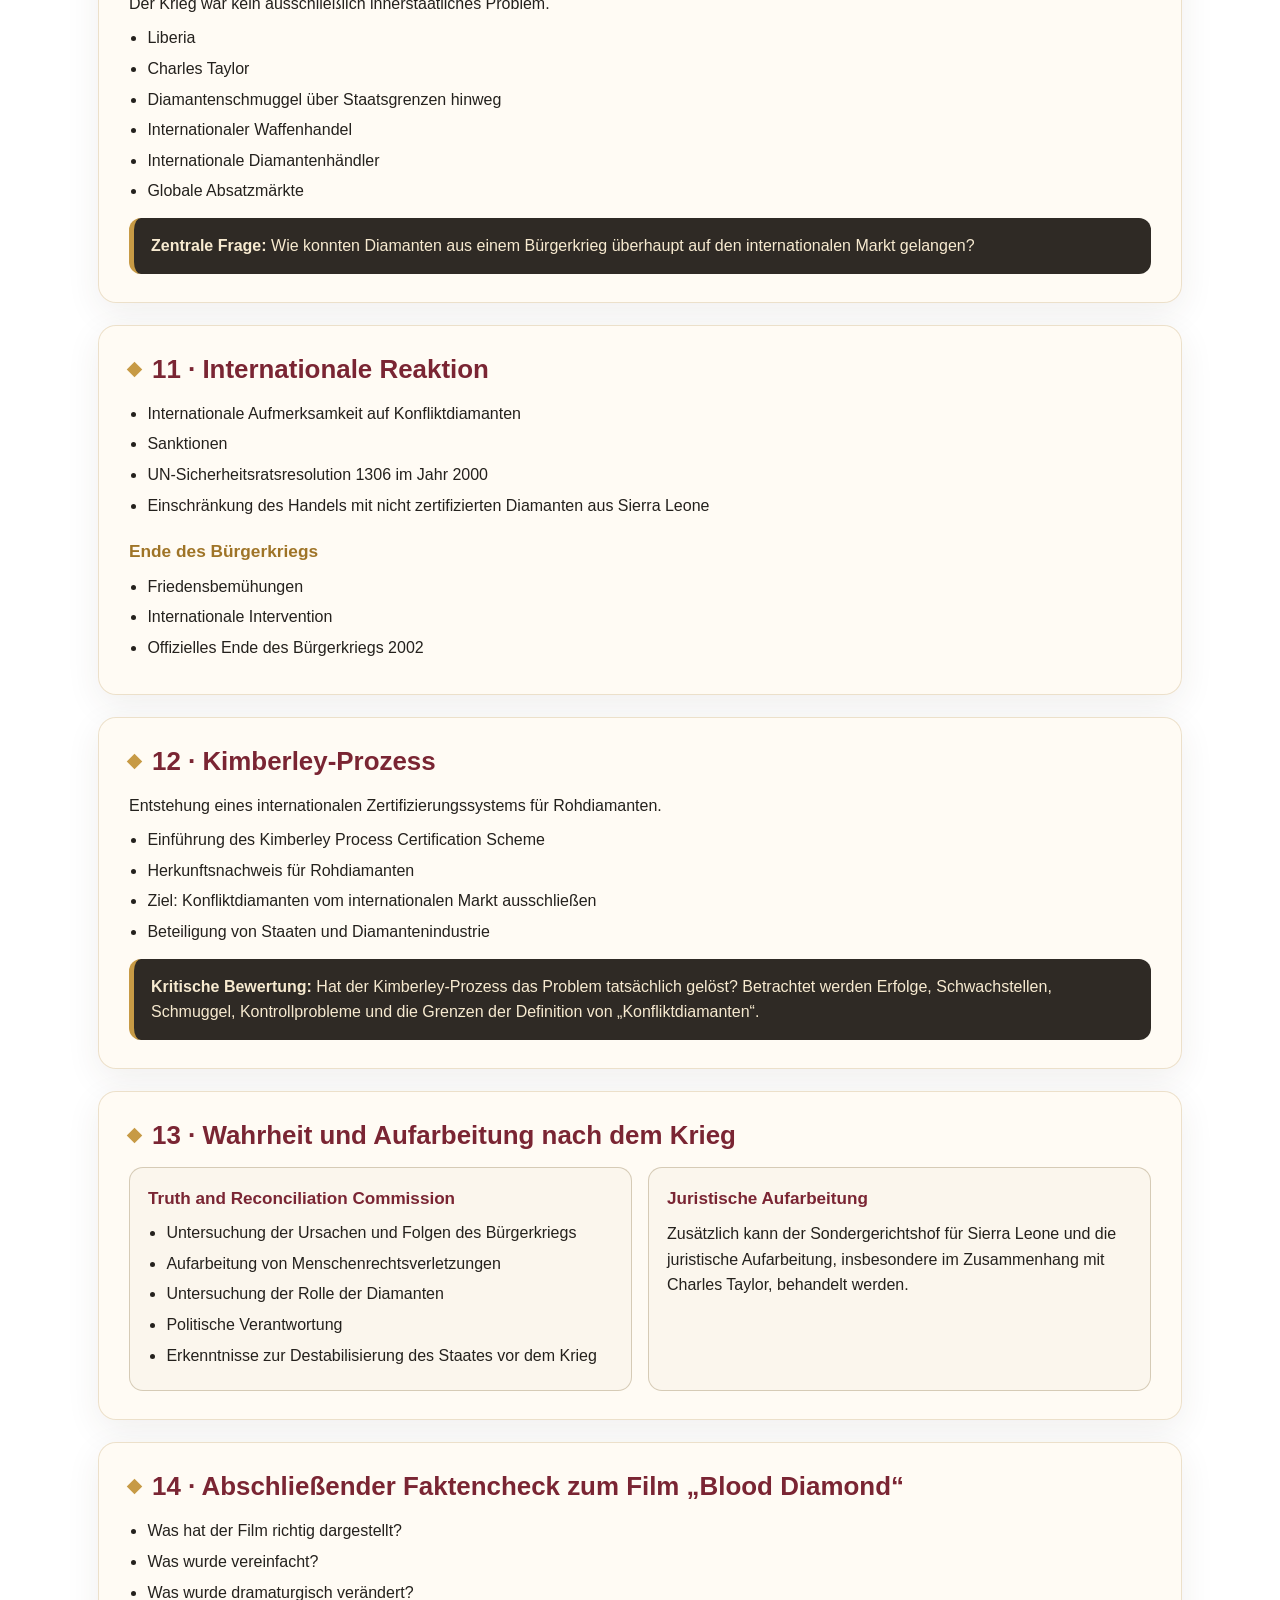
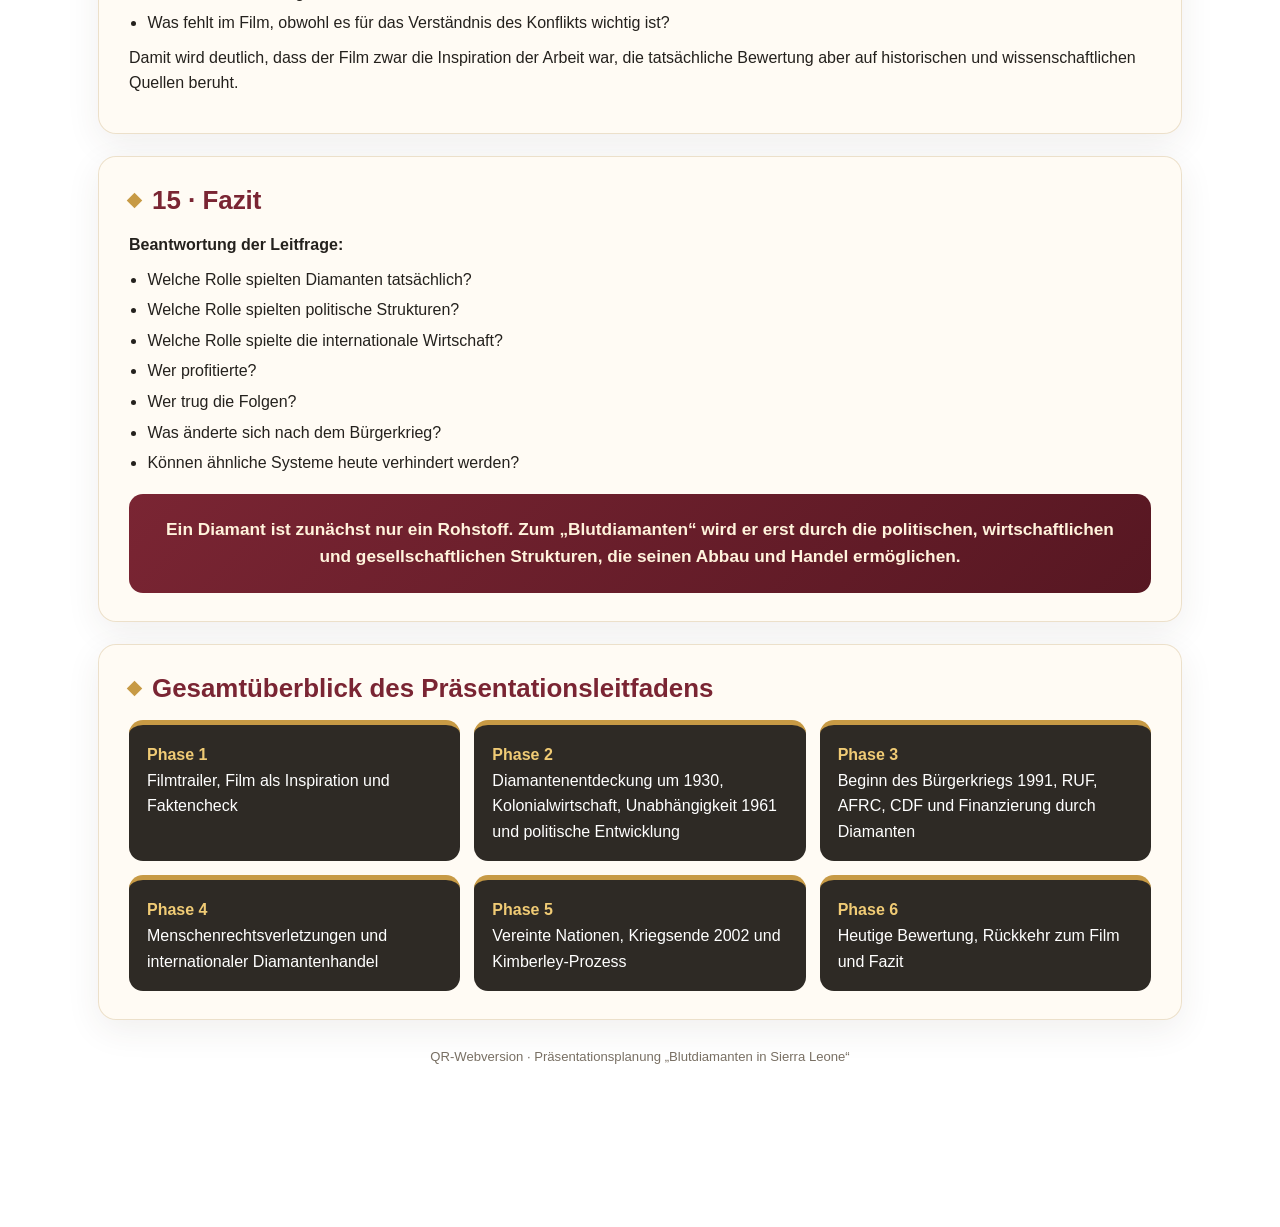
<file: praesentationsleitfaden.html>
<!doctype html>
<html lang="de">
<head>
<meta charset="utf-8">
<meta name="viewport" content="width=device-width, initial-scale=1, viewport-fit=cover">
<title>Präsentationsleitfaden – Blutdiamanten in Sierra Leone</title>
<meta name="description" content="Präsentationsleitfaden zu Blutdiamanten in Sierra Leone – Geschichte, Politik, Wirtschaft und Menschenrechte.">
<style>
:root{
  --gold:#c79a45;--gold-dark:#9f7427;--burgundy:#7a2533;--burgundy-dark:#571722;
  --ink:#24211d;--muted:#6d675f;--paper:#f6f0e6;--panel:rgba(255,251,244,.96);
  --line:rgba(120,92,42,.28);--soft:#fbf6ed;
}
*{box-sizing:border-box}
html{scroll-behavior:smooth}
body{
  margin:0;color:var(--ink);font-family:Inter,Segoe UI,Arial,sans-serif;line-height:1.6;
  background:linear-gradient(rgba(246,240,230,.93),rgba(246,240,230,.93)),url('[data-uri]');
  background-size:cover;background-attachment:fixed;background-position:center;
}
a{color:var(--burgundy-dark)}
.page{max-width:1120px;margin:0 auto;padding:28px 18px 60px}
.hero{
  padding:42px 44px 38px;border-radius:24px;
  background:linear-gradient(135deg,rgba(87,23,34,.97),rgba(36,33,29,.94));
  color:white;box-shadow:0 18px 50px rgba(58,39,27,.18);border:1px solid rgba(199,154,69,.35)
}
.eyebrow{text-transform:uppercase;letter-spacing:.16em;font-size:.78rem;color:#f0cb75;font-weight:800}
h1{margin:8px 0 10px;font-size:clamp(2.3rem,5vw,4.7rem);line-height:1.02;color:#f4d884}
.subtitle{margin:0;font-size:1.15rem;color:#f6ead5}
.author{margin-top:18px;font-weight:750;color:#f0cb75}
.diamond{display:inline-block;width:12px;height:12px;background:var(--gold);transform:rotate(45deg);margin-right:9px}
.lead,.question{margin-top:18px;padding:18px 22px;border-radius:14px;box-shadow:0 8px 24px rgba(70,52,34,.06)}
.lead{background:rgba(255,249,238,.97);border-left:5px solid var(--gold)}
.question{background:rgba(122,37,51,.95);color:#fff4df;border-left:5px solid var(--gold);font-weight:750}
.section{margin-top:22px;padding:28px 30px;background:var(--panel);border-radius:18px;border:1px solid rgba(159,116,39,.20);box-shadow:0 10px 34px rgba(70,52,34,.08)}
h2{font-size:1.62rem;line-height:1.2;margin:0 0 16px;color:var(--burgundy);display:flex;gap:12px;align-items:center}
h2::before{content:"";width:11px;height:11px;display:inline-block;background:var(--gold);transform:rotate(45deg);flex:0 0 auto}
h3{margin:20px 0 8px;color:var(--gold-dark);font-size:1.08rem}
p{margin:9px 0}
ul{margin:8px 0 0 1.15rem;padding:0}li{margin:5px 0}
.callout{margin-top:14px;padding:15px 17px;border-radius:12px;background:#2f2a25;color:#f7ead0;border-left:5px solid var(--gold)}
.columns{display:grid;grid-template-columns:repeat(2,minmax(0,1fr));gap:16px}
.actor-grid{display:grid;grid-template-columns:repeat(3,minmax(0,1fr));gap:14px}
.card{padding:17px 18px;border-radius:14px;background:var(--soft);border:1px solid var(--line)}
.card strong.title{display:block;color:var(--burgundy);font-size:1.07rem;margin-bottom:6px}
.flow{display:flex;flex-wrap:wrap;gap:8px;align-items:center;justify-content:center;margin:10px 0 4px}
.flow span{padding:10px 13px;border-radius:10px;background:var(--burgundy);color:#f4d884;font-weight:700;text-align:center}
.flow b{color:var(--gold-dark);font-size:1.25rem}
.timeline{display:grid;grid-template-columns:repeat(7,1fr);gap:8px;margin:4px 0 0}
.t{padding:14px 9px 13px;border-top:4px solid var(--gold);background:#faf4e8;border-radius:0 0 10px 10px;text-align:center;min-height:126px}
.t .yr{font-weight:850;color:var(--burgundy);font-size:.98rem;display:block;margin-bottom:7px}
.t .tx{font-size:.83rem;line-height:1.35;color:#433d35}
.phase-grid{display:grid;grid-template-columns:repeat(3,minmax(0,1fr));gap:14px}
.phase{padding:17px 18px;border-radius:14px;background:#2e2a25;color:white;border-top:5px solid var(--gold)}
.phase strong{color:#f0cb75}
.quote{margin-top:18px;padding:22px 24px;border-radius:14px;background:linear-gradient(135deg,var(--burgundy),var(--burgundy-dark));color:#fff3dc;font-weight:700;font-size:1.08rem;text-align:center}
.footer{text-align:center;color:#786f63;font-size:.82rem;margin-top:26px}
@media(max-width:820px){
 .page{padding:16px 13px 50px}.hero{padding:30px 24px 26px;border-radius:18px}
 .columns,.actor-grid,.phase-grid{grid-template-columns:1fr}.timeline{grid-template-columns:1fr}
 .t{text-align:left;min-height:0;border-top:0;border-left:4px solid var(--gold);border-radius:0 10px 10px 0;display:grid;grid-template-columns:78px 1fr;gap:8px}
 .section{padding:22px 20px}
}
@media print{body{background:white}.page{max-width:none;padding:0}.hero,.section,.lead,.question{box-shadow:none}.section{break-inside:avoid}}
</style>
<link rel="icon" type="image/svg+xml" href="assets/favicon.svg">
  <link rel="stylesheet" href="assets/unterseiten.css?v=4">
</head>
<body>
<nav class="site-bar" aria-label="Zur Startseite"><div class="site-bar-inner"><a class="site-back" href="index.html">← Zurück zur Übersicht</a><span class="site-mark">Blutdiamanten in Sierra Leone</span></div></nav>
<main class="page guide-page">
<header class="hero">
  <div class="eyebrow">Präsentationsleitfaden · Geschichte · Politik</div>
  <h1>Blutdiamanten in Sierra Leone</h1>
  <p class="subtitle">Geschichte · Politik · Wirtschaft · Menschenrechte</p>
  <div class="author"><span class="diamond"></span>Sascha Rottler</div>
</header>

<div class="lead"><strong>Grundidee:</strong> Der Präsentationsleitfaden zeigt den chronologischen Aufbau der Präsentation und wie sich Diamanten in Sierra Leone von einem wertvollen Rohstoff zu einem politischen, wirtschaftlichen und militärischen Konfliktfaktor entwickelten. Der Film <em>Blood Diamond</em> (2006) dient als Inspiration und Einstieg, nicht als historische Quelle.</div>
<div class="question"><strong>Leitfrage:</strong> Wie entwickelten sich Diamanten in Sierra Leone von einem wirtschaftlich bedeutenden Rohstoff zu einem Faktor für Ausbeutung, Gewalt und Bürgerkrieg – und wie reagierten Politik und internationale Gemeinschaft darauf?</div>

<section class="section">
<h2>1 · Einstieg über den Film „Blood Diamond“</h2>
<ul>
<li>Kurzer Ausschnitt bzw. offizieller Trailer von etwa 30–40 Sekunden</li>
<li>Bewusster emotionaler Einstieg in das Thema</li>
<li>Kurze Vorstellung des Films und zeitliche Einordnung während des Bürgerkriegs</li>
<li>Erklärung, warum der Film die Themenwahl inspiriert hat</li>
<li>Übergang zur historischen Untersuchung</li>
</ul>
<div class="callout"><strong>Überleitung:</strong> Der Film vermittelt ein bestimmtes Bild von sogenannten Blutdiamanten. Anschließend wird geprüft, welche Teile historisch belegbar sind und wo der Spielfilm vereinfacht oder dramaturgisch verändert.</div>
</section>

<section class="section">
<h2>2 · Faktencheck zwischen Film und historischer Realität</h2>
<ul>
<li>Was versteht man unter Blut- bzw. Konfliktdiamanten?</li>
<li>Welche historischen Ereignisse werden im Film dargestellt?</li>
<li>Welche Organisationen und politischen Zusammenhänge existierten tatsächlich?</li>
<li>Welche Elemente entsprechen historischen Tatsachen?</li>
<li>Welche Elemente wurden vereinfacht oder verändert?</li>
<li>Abgrenzung zwischen Spielfilm und wissenschaftlich belegbarer Geschichte</li>
</ul>
<p>Der Faktencheck bildet zugleich die Brücke in den historischen Hauptteil der Arbeit.</p>
</section>

<section class="section">
<h2>3 · Beginn des Diamantenabbaus um 1930</h2>
<div class="columns">
<div class="card"><strong class="title">Chronologischer Beginn</strong><ul><li>Entdeckung bedeutender Diamantenvorkommen um 1930</li><li>Schwerpunkte insbesondere in Kono und Kenema</li><li>Sierra Leone unter britischer Kolonialherrschaft</li><li>Beginn des kommerziellen Diamantenabbaus</li><li>Bedeutung der Diamanten für die Kolonialwirtschaft</li></ul></div>
<div class="card"><strong class="title">Sierra Leone Selection Trust ab 1934</strong><ul><li>Weitreichende exklusive Abbaurechte für die SLST</li><li>Langfristige Konzessionsrechte</li><li>Rolle britischer Unternehmen und internationaler Diamanteninteressen</li></ul></div>
</div>
<div class="callout"><strong>Untersuchungsfrage:</strong> Wer profitierte tatsächlich vom Diamantenreichtum Sierra Leones? Dabei werden Kolonialismus, wirtschaftliche Machtverhältnisse und die Situation der einheimischen Bevölkerung betrachtet.</div>
</section>

<section class="section">
<h2>4 · Vom Kolonialismus zur Unabhängigkeit</h2>
<h3>1930er-Jahre bis 1961</h3>
<ul><li>Entwicklung der Diamantenindustrie</li><li>Zunehmender illegaler Diamantenabbau und Schmuggel</li><li>Wirtschaftliche Bedeutung der Rohstoffe</li><li>Verhältnis zwischen Kolonialverwaltung, Unternehmen und Bevölkerung</li></ul>
<h3>Unabhängigkeit Sierra Leones 1961</h3>
<ul><li>Ende der britischen Kolonialherrschaft</li><li>Übernahme staatlicher Verantwortung durch Sierra Leone</li><li>Frage, ob sich die wirtschaftlichen Strukturen nach der Unabhängigkeit tatsächlich grundlegend veränderten</li></ul>
</section>

<section class="section">
<h2>5 · Politische Entwicklung nach der Unabhängigkeit</h2>
<h3>1960er- bis 1980er-Jahre</h3>
<div class="columns"><div class="card"><ul><li>Politische Machtkämpfe</li><li>Korruption</li><li>Patronage und persönliche Netzwerke</li><li>Kontrolle des Diamantensektors</li></ul></div><div class="card"><ul><li>Diamantenschmuggel</li><li>Zunehmende wirtschaftliche Probleme</li><li>Soziale Ungleichheit</li><li>Schwache staatliche Institutionen</li></ul></div></div>
<div class="callout"><strong>Wichtige Fragestellung:</strong> Warum profitierte ein großer Teil der Bevölkerung trotz des enormen Rohstoffreichtums kaum davon? Bereits hier wird deutlich: Diamanten waren nicht allein die Ursache des späteren Bürgerkriegs.</div>
</section>

<section class="section">
<h2>6 · Beginn des Bürgerkriegs 1991</h2>
<p><strong>Bürgerkrieg in Sierra Leone 1991–2002</strong></p>
<ul><li>Beginn des Bürgerkriegs 1991</li><li>Entstehung und Entwicklung der Revolutionary United Front (RUF)</li><li>Politische und gesellschaftliche Ursachen des Konflikts</li><li>Verbindung zum benachbarten Liberia</li><li>Rolle von Charles Taylor</li></ul>
<div class="callout"><strong>Zentrale Unterscheidung:</strong> Diamanten waren nicht die alleinige Ursache des Krieges – sie ermöglichten jedoch die Finanzierung und Verlängerung des Konflikts.</div>
</section>

<section class="section">
<h2>7 · Die wichtigsten bewaffneten Gruppen</h2>
<div class="actor-grid">
<div class="card"><strong class="title">RUF · Revolutionary United Front</strong><ul><li>Wichtigste Rebellengruppe</li><li>Kontrolle bedeutender Diamantengebiete</li><li>Finanzierung durch Diamanten</li><li>Waffenbeschaffung</li><li>Zwangsarbeit</li><li>Einsatz von Kindersoldaten</li><li>Schwere Menschenrechtsverletzungen</li></ul></div>
<div class="card"><strong class="title">AFRC · Armed Forces Revolutionary Council</strong><ul><li>Militärputsch</li><li>Zeitweilige Zusammenarbeit mit der RUF</li><li>Beteiligung an Kampfhandlungen und Kontrolle von Ressourcen</li></ul></div>
<div class="card"><strong class="title">CDF · Civil Defence Forces</strong><ul><li>Regierungsnahe Milizen</li><li>Kampf gegen RUF und andere Gruppen</li><li>Ebenfalls dokumentierte Menschenrechtsverletzungen</li></ul></div>
</div>
<p>Damit wird vermieden, den Konflikt lediglich als „gute Regierung gegen böse Rebellen“ darzustellen.</p>
</section>

<section class="section">
<h2>8 · System der Blutdiamanten</h2>
<h3 class="economy-title" id="lokale-kriegsoekonomie">Die lokale Kriegsökonomie der Blutdiamanten</h3>
<ul class="economy-list">
<li>Kontrolle eines Minengebietes</li>
<li>Zwangsarbeit</li>
<li>Gewinnung von Diamanten</li>
<li>Tausch gegen Geld und Waffen</li>
<li>militärische Stärke</li>
<li>weitere Kontrolle von Gebieten</li>
</ul>
<h3>Zentrale Elemente</h3>
<ul><li>Kontrolle der Diamantenminen</li><li>Zwangsarbeit</li><li>Kinderarbeit</li><li>Schmuggelrouten</li><li>Handel über Nachbarländer</li><li>Internationale Händler</li><li>Finanzierung von Waffen und militärischen Operationen</li><li>Rolle des internationalen Diamantenmarktes</li></ul>
<p>Dieser Teil verbindet Geschichte, Politik und Wirtschaft unmittelbar miteinander.</p>
</section>

<section class="section">
<h2>9 · Menschenrechtliche Dimension</h2>
<p><strong>Folgen für die Zivilbevölkerung</strong></p>
<div class="columns"><div class="card"><ul><li>Zwangsarbeit</li><li>Kindersoldaten</li><li>Kinderarbeit</li><li>Entführungen</li><li>Vertreibungen</li></ul></div><div class="card"><ul><li>Sexuelle Gewalt</li><li>Folter</li><li>Tötungen</li><li>Verstümmelungen</li><li>Zerstörung von Dörfern und gesellschaftlichen Strukturen</li></ul></div></div>
<p>Gezeigt werden soll nicht nur, was geschah, sondern auch, warum die Kontrolle über Rohstoffe solche Gewalt begünstigte.</p>
</section>

<section class="section">
<h2>10 · Internationale Dimension</h2>
<p>Der Krieg war kein ausschließlich innerstaatliches Problem.</p>
<ul><li>Liberia</li><li>Charles Taylor</li><li>Diamantenschmuggel über Staatsgrenzen hinweg</li><li>Internationaler Waffenhandel</li><li>Internationale Diamantenhändler</li><li>Globale Absatzmärkte</li></ul>
<div class="callout"><strong>Zentrale Frage:</strong> Wie konnten Diamanten aus einem Bürgerkrieg überhaupt auf den internationalen Markt gelangen?</div>
</section>

<section class="section">
<h2>11 · Internationale Reaktion</h2>
<ul><li>Internationale Aufmerksamkeit auf Konfliktdiamanten</li><li>Sanktionen</li><li>UN-Sicherheitsratsresolution 1306 im Jahr 2000</li><li>Einschränkung des Handels mit nicht zertifizierten Diamanten aus Sierra Leone</li></ul>
<h3>Ende des Bürgerkriegs</h3>
<ul><li>Friedensbemühungen</li><li>Internationale Intervention</li><li>Offizielles Ende des Bürgerkriegs 2002</li></ul>
</section>

<section class="section">
<h2>12 · Kimberley-Prozess</h2>
<p>Entstehung eines internationalen Zertifizierungssystems für Rohdiamanten.</p>
<ul><li>Einführung des Kimberley Process Certification Scheme</li><li>Herkunftsnachweis für Rohdiamanten</li><li>Ziel: Konfliktdiamanten vom internationalen Markt ausschließen</li><li>Beteiligung von Staaten und Diamantenindustrie</li></ul>
<div class="callout"><strong>Kritische Bewertung:</strong> Hat der Kimberley-Prozess das Problem tatsächlich gelöst? Betrachtet werden Erfolge, Schwachstellen, Schmuggel, Kontrollprobleme und die Grenzen der Definition von „Konfliktdiamanten“.</div>
</section>

<section class="section">
<h2>13 · Wahrheit und Aufarbeitung nach dem Krieg</h2>
<div class="columns"><div class="card"><strong class="title">Truth and Reconciliation Commission</strong><ul><li>Untersuchung der Ursachen und Folgen des Bürgerkriegs</li><li>Aufarbeitung von Menschenrechtsverletzungen</li><li>Untersuchung der Rolle der Diamanten</li><li>Politische Verantwortung</li><li>Erkenntnisse zur Destabilisierung des Staates vor dem Krieg</li></ul></div><div class="card"><strong class="title">Juristische Aufarbeitung</strong><p>Zusätzlich kann der Sondergerichtshof für Sierra Leone und die juristische Aufarbeitung, insbesondere im Zusammenhang mit Charles Taylor, behandelt werden.</p></div></div>
</section>

<section class="section">
<h2>14 · Abschließender Faktencheck zum Film „Blood Diamond“</h2>
<ul><li>Was hat der Film richtig dargestellt?</li><li>Was wurde vereinfacht?</li><li>Was wurde dramaturgisch verändert?</li><li>Was fehlt im Film, obwohl es für das Verständnis des Konflikts wichtig ist?</li></ul>
<p>Damit wird deutlich, dass der Film zwar die Inspiration der Arbeit war, die tatsächliche Bewertung aber auf historischen und wissenschaftlichen Quellen beruht.</p>
</section>

<section class="section">
<h2>15 · Fazit</h2>
<p><strong>Beantwortung der Leitfrage:</strong></p>
<ul><li>Welche Rolle spielten Diamanten tatsächlich?</li><li>Welche Rolle spielten politische Strukturen?</li><li>Welche Rolle spielte die internationale Wirtschaft?</li><li>Wer profitierte?</li><li>Wer trug die Folgen?</li><li>Was änderte sich nach dem Bürgerkrieg?</li><li>Können ähnliche Systeme heute verhindert werden?</li></ul>
<div class="quote">Ein Diamant ist zunächst nur ein Rohstoff. Zum „Blutdiamanten“ wird er erst durch die politischen, wirtschaftlichen und gesellschaftlichen Strukturen, die seinen Abbau und Handel ermöglichen.</div>
</section>

<section class="section">
<h2>Gesamtüberblick des Präsentationsleitfadens</h2>
<div class="phase-grid">
<div class="phase"><strong>Phase 1</strong><br>Filmtrailer, Film als Inspiration und Faktencheck</div>
<div class="phase"><strong>Phase 2</strong><br>Diamantenentdeckung um 1930, Kolonialwirtschaft, Unabhängigkeit 1961 und politische Entwicklung</div>
<div class="phase"><strong>Phase 3</strong><br>Beginn des Bürgerkriegs 1991, RUF, AFRC, CDF und Finanzierung durch Diamanten</div>
<div class="phase"><strong>Phase 4</strong><br>Menschenrechtsverletzungen und internationaler Diamantenhandel</div>
<div class="phase"><strong>Phase 5</strong><br>Vereinte Nationen, Kriegsende 2002 und Kimberley-Prozess</div>
<div class="phase"><strong>Phase 6</strong><br>Heutige Bewertung, Rückkehr zum Film und Fazit</div>
</div>
</section>

<div class="footer">QR-Webversion · Präsentationsplanung „Blutdiamanten in Sierra Leone“</div>
</main>
</body>
</html>
</file>
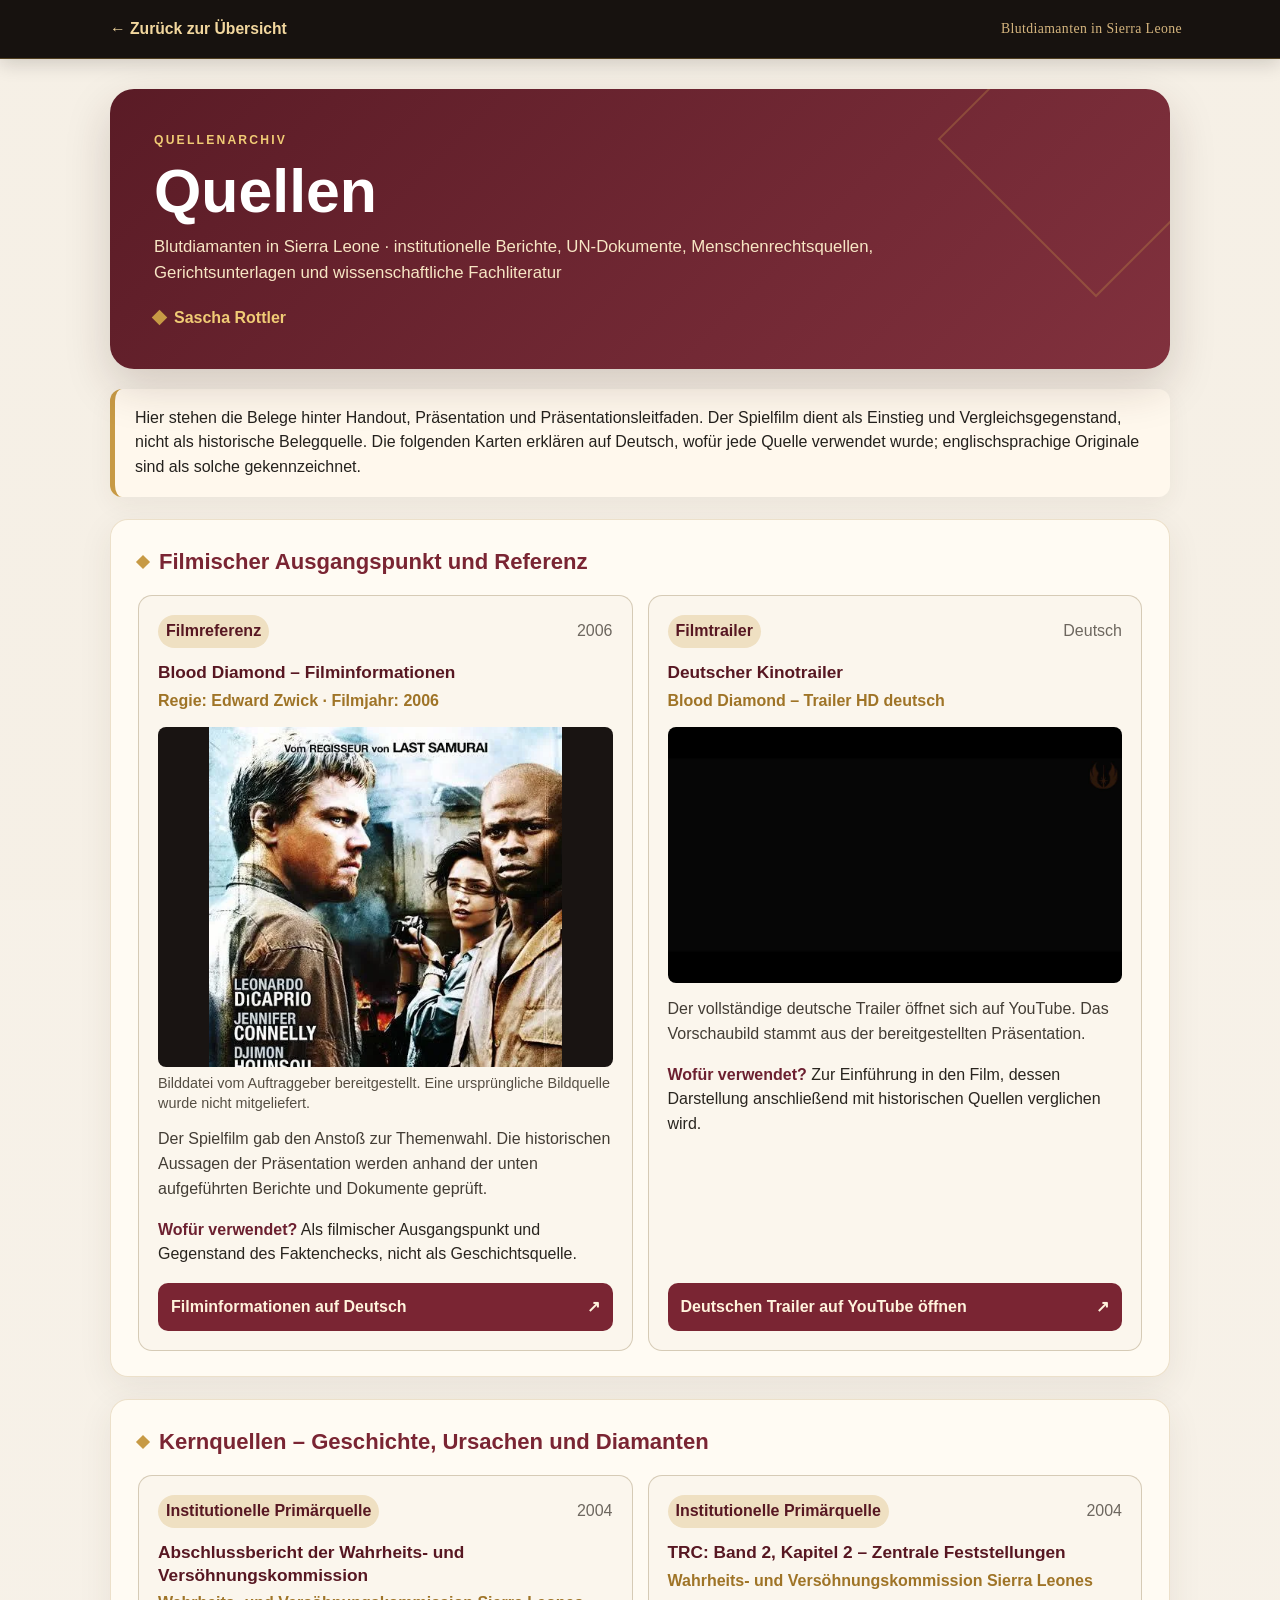
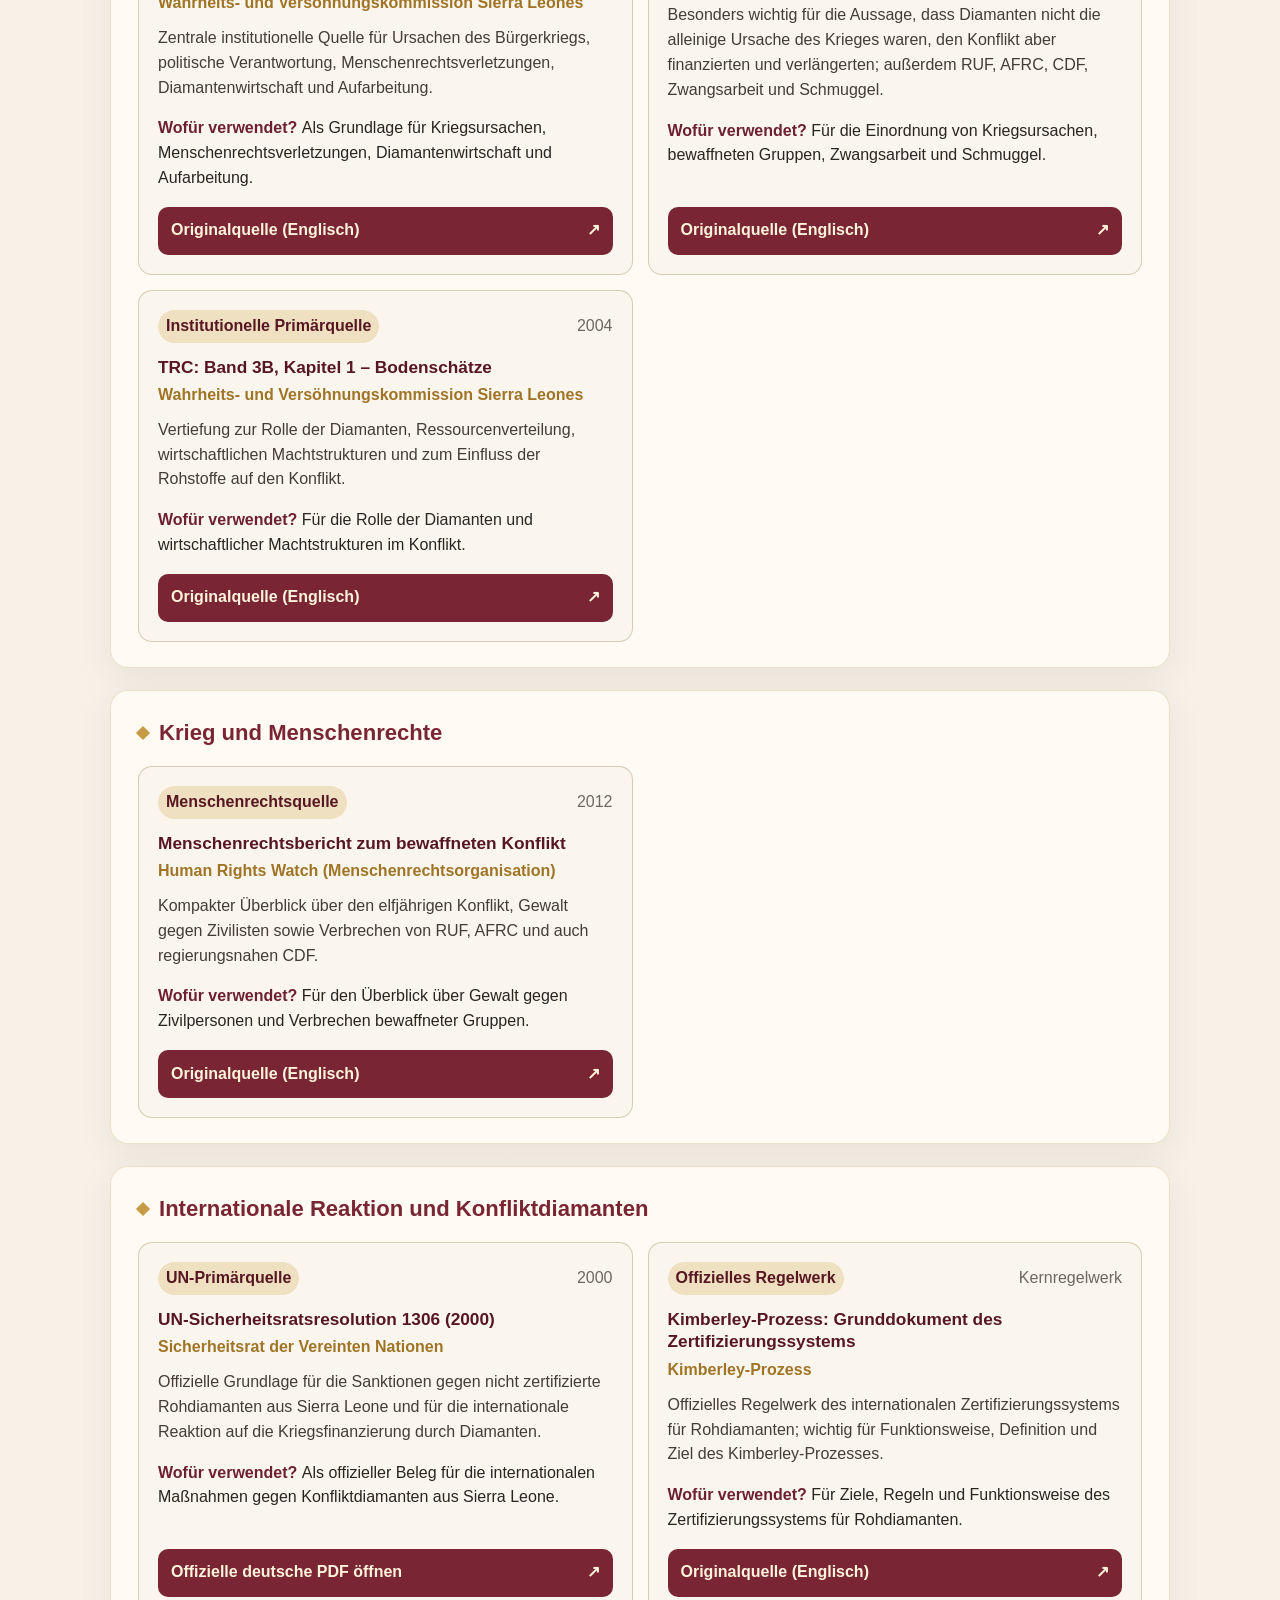
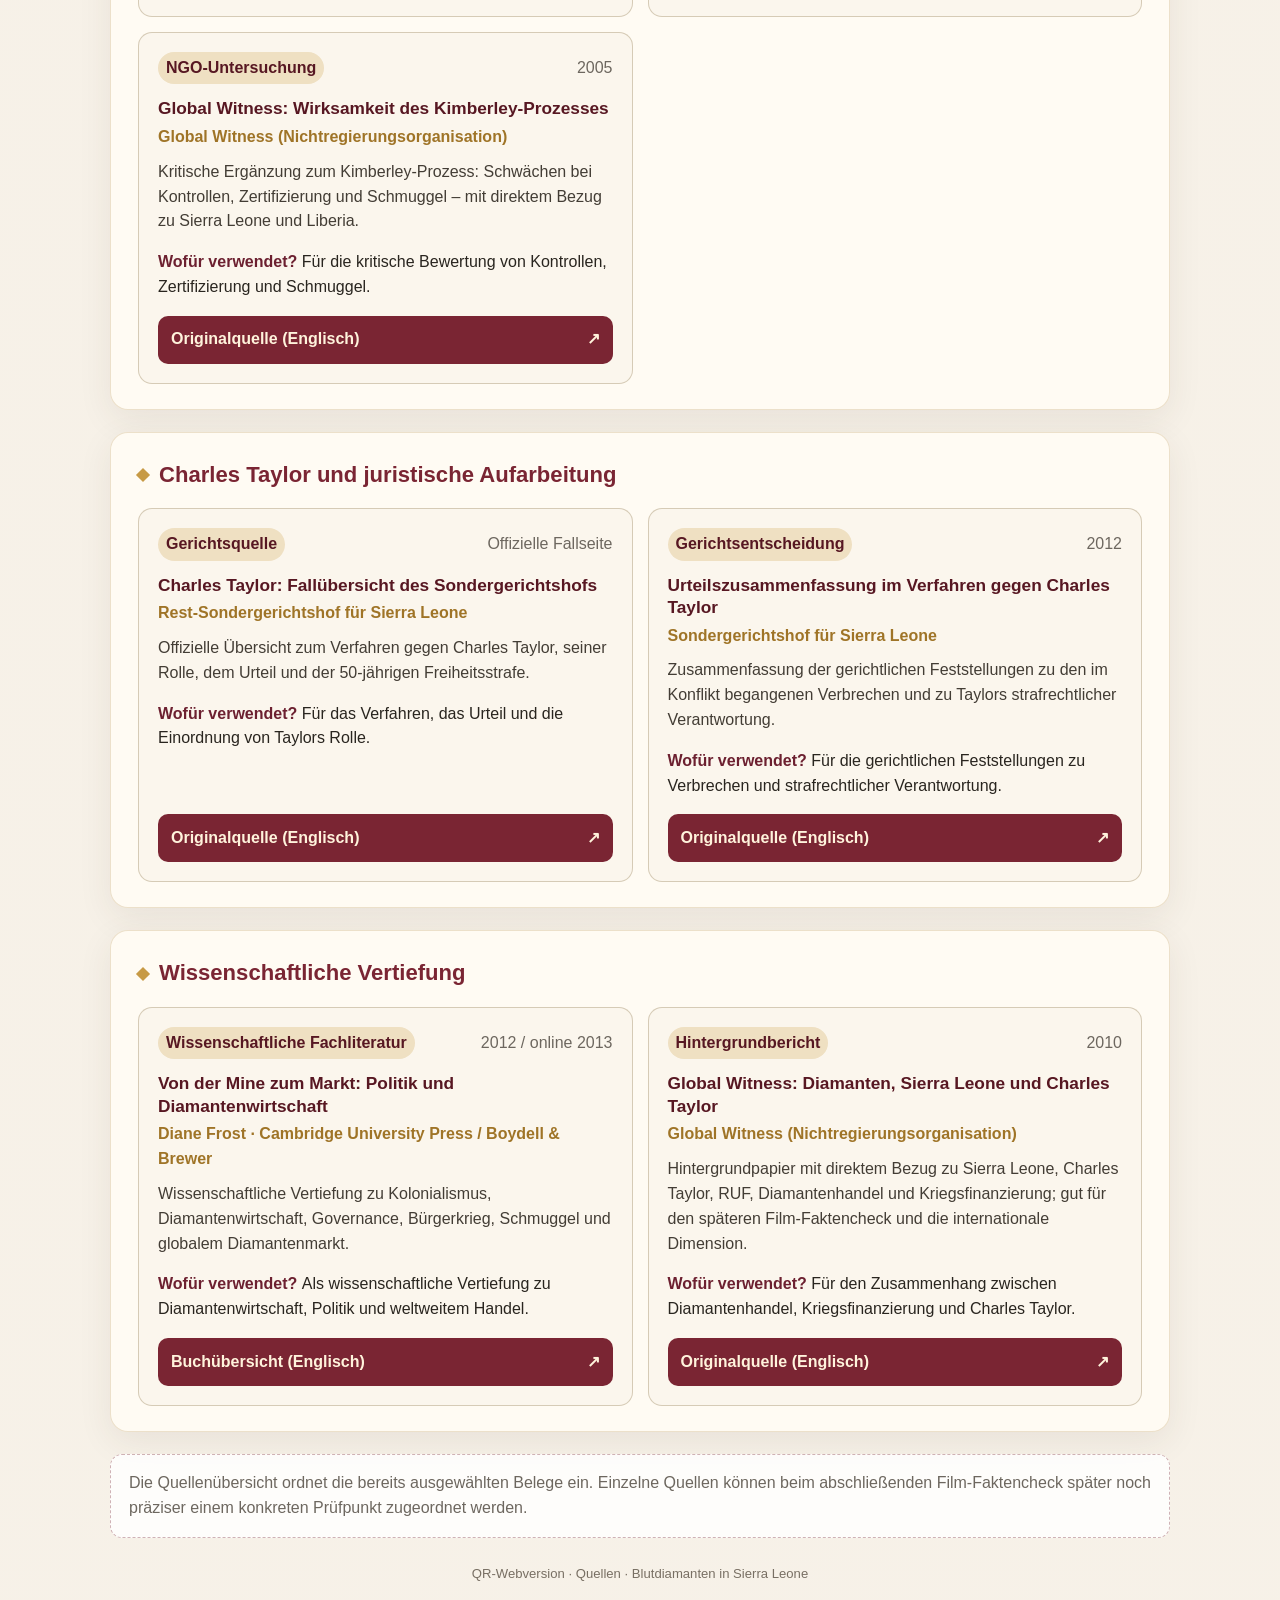
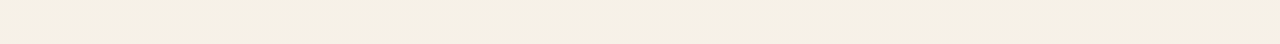
<file: quellen.html>
<!DOCTYPE html>

<html lang="de">
<head>
<meta charset="utf-8"/>
<meta content="width=device-width, initial-scale=1, viewport-fit=cover" name="viewport"/>
<title>Quellen – Blutdiamanten in Sierra Leone</title>
<meta content="Quellenarchiv zur Präsentation Blutdiamanten in Sierra Leone – Originalberichte, UN-Dokumente, Gerichtsquellen und wissenschaftliche Fachliteratur." name="description"/>
<style>
:root {
  --gold:#c79a45;
  --gold-dark:#9f7427;
  --burgundy:#7a2533;
  --burgundy-dark:#571722;
  --ink:#24211d;
  --muted:#6d675f;
  --paper:#f6f0e6;
  --panel:rgba(255,251,244,.96);
  --line:rgba(120,92,42,.28);
}
*{box-sizing:border-box}
html{scroll-behavior:smooth}
body{
  margin:0;color:var(--ink);font-family:Inter,Segoe UI,Arial,sans-serif;line-height:1.55;
  background:
    linear-gradient(rgba(246,240,230,.93),rgba(246,240,230,.93)),
    url('[data-uri]') center/660px auto fixed repeat;
}
.page{max-width:1100px;margin:0 auto;padding:30px 20px 60px}
.hero{
  position:relative;overflow:hidden;border-radius:24px;padding:42px 44px 38px;
  background:linear-gradient(135deg,rgba(87,23,34,.98),rgba(122,37,51,.94));
  color:white;box-shadow:0 18px 46px rgba(55,25,22,.18)
}
.hero::after{
  content:"";position:absolute;right:-38px;top:-62px;width:220px;height:220px;
  border:2px solid rgba(199,154,69,.30);transform:rotate(45deg)
}
.eyebrow{text-transform:uppercase;letter-spacing:.18em;font-size:.76rem;font-weight:800;color:#f0cb75}
h1{font-size:clamp(2rem,5vw,3.8rem);line-height:1.02;margin:10px 0 12px}
.subtitle{max-width:760px;font-size:1.05rem;color:#f7e6c4;margin:0}
.author{margin-top:20px;color:#f0cb75;font-weight:750}
.diamond{display:inline-block;width:11px;height:11px;background:var(--gold);transform:rotate(45deg);margin-right:9px}
.lead{
  margin-top:20px;padding:17px 20px;border-left:5px solid var(--gold);border-radius:12px;
  background:rgba(255,249,238,.96);box-shadow:0 8px 24px rgba(70,52,34,.06)
}
.section{
  margin-top:22px;padding:25px 27px;background:var(--panel);border-radius:18px;
  border:1px solid rgba(159,116,39,.20);box-shadow:0 10px 34px rgba(70,52,34,.08)
}
h2{font-size:1.38rem;margin:0 0 16px;color:var(--burgundy);display:flex;gap:11px;align-items:center}
h2::before{content:"";width:10px;height:10px;background:var(--gold);transform:rotate(45deg);flex:0 0 auto}
.source-grid{display:grid;grid-template-columns:repeat(2,minmax(0,1fr));gap:15px}
.source-card{
  padding:19px;border-radius:14px;background:#fbf6ed;border:1px solid var(--line);
  display:flex;flex-direction:column;min-height:245px
}
.meta{display:flex;justify-content:space-between;gap:12px;align-items:center;color:var(--muted);font-size:.78rem}
.tag{display:inline-block;padding:4px 8px;border-radius:999px;background:#efe0c2;color:var(--burgundy-dark);font-weight:800}
h3{font-size:1.08rem;line-height:1.3;color:var(--burgundy-dark);margin:13px 0 5px}
.org{font-weight:750;color:var(--gold-dark);font-size:.9rem}
.source-card p{font-size:.92rem;color:#433d35;margin:10px 0 16px}
.btn{
  margin-top:auto;display:inline-flex;align-items:center;justify-content:space-between;gap:10px;
  text-decoration:none;background:var(--burgundy);color:#fff3dc;padding:10px 13px;border-radius:10px;font-weight:800
}
.btn:hover{background:var(--burgundy-dark)}
.note{
  margin-top:22px;padding:16px 18px;border-radius:12px;background:rgba(255,255,255,.82);
  border:1px dashed rgba(122,37,51,.35);color:var(--muted);font-size:.91rem
}
.footer{text-align:center;color:#786f63;font-size:.82rem;margin-top:26px}
@media(max-width:760px){
  .page{padding:15px 12px 42px}
  .hero{padding:30px 24px}
  .source-grid{grid-template-columns:1fr}
  .section{padding:21px 18px}
}
</style>
<link href="assets/favicon.svg" rel="icon" type="image/svg+xml"/>
<link href="assets/unterseiten.css?v=4" rel="stylesheet"/>
<link href="assets/quellen-ergaenzungen.css" rel="stylesheet"/></head>
<body>
<nav aria-label="Zur Startseite" class="site-bar"><div class="site-bar-inner"><a class="site-back" href="index.html">← Zurück zur Übersicht</a><span class="site-mark">Blutdiamanten in Sierra Leone</span></div></nav>
<main class="page">
<header class="hero">
<div class="eyebrow">Quellenarchiv</div>
<h1>Quellen</h1>
<p class="subtitle">Blutdiamanten in Sierra Leone · institutionelle Berichte, UN-Dokumente, Menschenrechtsquellen, Gerichtsunterlagen und wissenschaftliche Fachliteratur</p>
<div class="author"><span class="diamond"></span>Sascha Rottler</div>
</header>
<div class="lead">Hier stehen die Belege hinter Handout, Präsentation und Präsentationsleitfaden. Der Spielfilm dient als Einstieg und Vergleichsgegenstand, nicht als historische Belegquelle. Die folgenden Karten erklären auf Deutsch, wofür jede Quelle verwendet wurde; englischsprachige Originale sind als solche gekennzeichnet.</div>
<section class="section">
<h2>Filmischer Ausgangspunkt und Referenz</h2>
<div class="source-grid film-grid">
<article class="source-card film-card">
<div class="meta"><span class="tag">Filmreferenz</span><span>2006</span></div>
<h3>Blood Diamond – Filminformationen</h3>
<div class="org">Regie: Edward Zwick · Filmjahr: 2006</div>
<figure class="film-figure">
<img alt="Filmplakat zu Blood Diamond mit den Hauptdarstellern" height="480" loading="lazy" src="assets/film/blood-diamond-plakat.webp" width="465"/>
<figcaption>Bilddatei vom Auftraggeber bereitgestellt. Eine ursprüngliche Bildquelle wurde nicht mitgeliefert.</figcaption>
</figure>
<p>Der Spielfilm gab den Anstoß zur Themenwahl. Die historischen Aussagen der Präsentation werden anhand der unten aufgeführten Berichte und Dokumente geprüft.</p>
<p class="use"><strong>Wofür verwendet?</strong> Als filmischer Ausgangspunkt und Gegenstand des Faktenchecks, nicht als Geschichtsquelle.</p>
<a class="btn" href="https://www.filmstarts.de/kritiken/61469.html" rel="noopener noreferrer" target="_blank">Filminformationen auf Deutsch <span aria-hidden="true">↗</span></a>
</article>
<article class="source-card film-card">
<div class="meta"><span class="tag">Filmtrailer</span><span>Deutsch</span></div>
<h3>Deutscher Kinotrailer</h3>
<div class="org">Blood Diamond – Trailer HD deutsch</div>
<div class="trailer-frame">
<a aria-label="Deutschen Kinotrailer auf YouTube öffnen" href="https://www.youtube.com/watch?v=EqLv4pgYySA" rel="noopener noreferrer" target="_blank"><img alt="Vorschaubild zum Film Blood Diamond" height="1080" loading="lazy" src="assets/slides/folie-02-vorschau-b7eeff66.png" width="1920"/></a>
</div>
<p>Der vollständige deutsche Trailer öffnet sich auf YouTube. Das Vorschaubild stammt aus der bereitgestellten Präsentation.</p>
<p class="use"><strong>Wofür verwendet?</strong> Zur Einführung in den Film, dessen Darstellung anschließend mit historischen Quellen verglichen wird.</p>
<a class="btn" href="https://www.youtube.com/watch?v=EqLv4pgYySA" rel="noopener noreferrer" target="_blank">Deutschen Trailer auf YouTube öffnen <span aria-hidden="true">↗</span></a>
</article>
</div>
</section>
<section class="section">
<h2>Kernquellen – Geschichte, Ursachen und Diamanten</h2>
<div class="source-grid">
<article class="source-card">
<div class="meta"><span class="tag">Institutionelle Primärquelle</span><span>2004</span></div>
<h3>Abschlussbericht der Wahrheits- und Versöhnungskommission</h3>
<div class="org">Wahrheits- und Versöhnungskommission Sierra Leones</div>
<p>Zentrale institutionelle Quelle für Ursachen des Bürgerkriegs, politische Verantwortung, Menschenrechtsverletzungen, Diamantenwirtschaft und Aufarbeitung.</p>
<p class="use"><strong>Wofür verwendet? </strong>Als Grundlage für Kriegsursachen, Menschenrechtsverletzungen, Diamantenwirtschaft und Aufarbeitung.</p><a class="btn" href="https://www.sierraleonetrc.org/index.php/view-the-final-report" rel="noopener noreferrer" target="_blank">Originalquelle (Englisch)<span aria-hidden="true">↗</span></a>
</article>
<article class="source-card">
<div class="meta"><span class="tag">Institutionelle Primärquelle</span><span>2004</span></div>
<h3>TRC: Band 2, Kapitel 2 – Zentrale Feststellungen</h3>
<div class="org">Wahrheits- und Versöhnungskommission Sierra Leones</div>
<p>Besonders wichtig für die Aussage, dass Diamanten nicht die alleinige Ursache des Krieges waren, den Konflikt aber finanzierten und verlängerten; außerdem RUF, AFRC, CDF, Zwangsarbeit und Schmuggel.</p>
<p class="use"><strong>Wofür verwendet? </strong>Für die Einordnung von Kriegsursachen, bewaffneten Gruppen, Zwangsarbeit und Schmuggel.</p><a class="btn" href="https://www.sierraleonetrc.org/index.php/view-report-text-vol-2/item/volume-two-chapter-two" rel="noopener noreferrer" target="_blank">Originalquelle (Englisch)<span aria-hidden="true">↗</span></a>
</article>
<article class="source-card">
<div class="meta"><span class="tag">Institutionelle Primärquelle</span><span>2004</span></div>
<h3>TRC: Band 3B, Kapitel 1 – Bodenschätze</h3>
<div class="org">Wahrheits- und Versöhnungskommission Sierra Leones</div>
<p>Vertiefung zur Rolle der Diamanten, Ressourcenverteilung, wirtschaftlichen Machtstrukturen und zum Einfluss der Rohstoffe auf den Konflikt.</p>
<p class="use"><strong>Wofür verwendet? </strong>Für die Rolle der Diamanten und wirtschaftlicher Machtstrukturen im Konflikt.</p><a class="btn" href="https://www.sierraleonetrc.org/index.php/view-report-text-vol-3b/item/volume-three-b-chapter-one" rel="noopener noreferrer" target="_blank">Originalquelle (Englisch)<span aria-hidden="true">↗</span></a>
</article>
</div>
</section>
<section class="section">
<h2>Krieg und Menschenrechte</h2>
<div class="source-grid">
<article class="source-card">
<div class="meta"><span class="tag">Menschenrechtsquelle</span><span>2012</span></div>
<h3>Menschenrechtsbericht zum bewaffneten Konflikt</h3>
<div class="org">Human Rights Watch (Menschenrechtsorganisation)</div>
<p>Kompakter Überblick über den elfjährigen Konflikt, Gewalt gegen Zivilisten sowie Verbrechen von RUF, AFRC und auch regierungsnahen CDF.</p>
<p class="use"><strong>Wofür verwendet? </strong>Für den Überblick über Gewalt gegen Zivilpersonen und Verbrechen bewaffneter Gruppen.</p><a class="btn" href="https://www.hrw.org/news/2012/04/11/armed-conflict-sierra-leone" rel="noopener noreferrer" target="_blank">Originalquelle (Englisch)<span aria-hidden="true">↗</span></a>
</article>
</div>
</section>
<section class="section">
<h2>Internationale Reaktion und Konfliktdiamanten</h2>
<div class="source-grid">
<article class="source-card">
<div class="meta"><span class="tag">UN-Primärquelle</span><span>2000</span></div>
<h3>UN-Sicherheitsratsresolution 1306 (2000)</h3>
<div class="org">Sicherheitsrat der Vereinten Nationen</div>
<p>Offizielle Grundlage für die Sanktionen gegen nicht zertifizierte Rohdiamanten aus Sierra Leone und für die internationale Reaktion auf die Kriegsfinanzierung durch Diamanten.</p>
<p class="use"><strong>Wofür verwendet? </strong>Als offizieller Beleg für die internationalen Maßnahmen gegen Konfliktdiamanten aus Sierra Leone.</p><a class="btn" href="https://documents.un.org/api/symbol/access?l=de&amp;s=S%2FRES%2F1306%282000%29&amp;t=pdf" rel="noopener noreferrer" target="_blank">Offizielle deutsche PDF öffnen<span aria-hidden="true">↗</span></a>
</article>
<article class="source-card">
<div class="meta"><span class="tag">Offizielles Regelwerk</span><span>Kernregelwerk</span></div>
<h3>Kimberley-Prozess: Grunddokument des Zertifizierungssystems</h3>
<div class="org">Kimberley-Prozess</div>
<p>Offizielles Regelwerk des internationalen Zertifizierungssystems für Rohdiamanten; wichtig für Funktionsweise, Definition und Ziel des Kimberley-Prozesses.</p>
<p class="use"><strong>Wofür verwendet? </strong>Für Ziele, Regeln und Funktionsweise des Zertifizierungssystems für Rohdiamanten.</p><a class="btn" href="https://www.kimberleyprocess.com/hubfs/Kimberley%20Process%20Website/Documents/kpcs_core_document.pdf?hsLang=en" rel="noopener noreferrer" target="_blank">Originalquelle (Englisch)<span aria-hidden="true">↗</span></a>
</article>
<article class="source-card">
<div class="meta"><span class="tag">NGO-Untersuchung</span><span>2005</span></div>
<h3>Global Witness: Wirksamkeit des Kimberley-Prozesses</h3>
<div class="org">Global Witness (Nichtregierungsorganisation)</div>
<p>Kritische Ergänzung zum Kimberley-Prozess: Schwächen bei Kontrollen, Zertifizierung und Schmuggel – mit direktem Bezug zu Sierra Leone und Liberia.</p>
<p class="use"><strong>Wofür verwendet? </strong>Für die kritische Bewertung von Kontrollen, Zertifizierung und Schmuggel.</p><a class="btn" href="https://globalwitness.org/en/archive/making-it-work-why-kimberley-process-must-do-more-stop-conflict-diamonds-0/" rel="noopener noreferrer" target="_blank">Originalquelle (Englisch)<span aria-hidden="true">↗</span></a>
</article>
</div>
</section>
<section class="section">
<h2>Charles Taylor und juristische Aufarbeitung</h2>
<div class="source-grid">
<article class="source-card">
<div class="meta"><span class="tag">Gerichtsquelle</span><span>Offizielle Fallseite</span></div>
<h3>Charles Taylor: Fallübersicht des Sondergerichtshofs</h3>
<div class="org">Rest-Sondergerichtshof für Sierra Leone</div>
<p>Offizielle Übersicht zum Verfahren gegen Charles Taylor, seiner Rolle, dem Urteil und der 50-jährigen Freiheitsstrafe.</p>
<p class="use"><strong>Wofür verwendet? </strong>Für das Verfahren, das Urteil und die Einordnung von Taylors Rolle.</p><a class="btn" href="https://rscsl.org/the-scsl/cases/charles-taylor/" rel="noopener noreferrer" target="_blank">Originalquelle (Englisch)<span aria-hidden="true">↗</span></a>
</article>
<article class="source-card">
<div class="meta"><span class="tag">Gerichtsentscheidung</span><span>2012</span></div>
<h3>Urteilszusammenfassung im Verfahren gegen Charles Taylor</h3>
<div class="org">Sondergerichtshof für Sierra Leone</div>
<p>Zusammenfassung der gerichtlichen Feststellungen zu den im Konflikt begangenen Verbrechen und zu Taylors strafrechtlicher Verantwortung.</p>
<p class="use"><strong>Wofür verwendet? </strong>Für die gerichtlichen Feststellungen zu Verbrechen und strafrechtlicher Verantwortung.</p><a class="btn" href="https://www.rscsl.org/Documents/Decisions/Taylor/1283/Charles%20Taylor%20Summary%20Judgement.pdf" rel="noopener noreferrer" target="_blank">Originalquelle (Englisch)<span aria-hidden="true">↗</span></a>
</article>
</div>
</section>
<section class="section">
<h2>Wissenschaftliche Vertiefung</h2>
<div class="source-grid">
<article class="source-card">
<div class="meta"><span class="tag">Wissenschaftliche Fachliteratur</span><span>2012 / online 2013</span></div>
<h3>Von der Mine zum Markt: Politik und Diamantenwirtschaft</h3>
<div class="org">Diane Frost · Cambridge University Press / Boydell &amp; Brewer</div>
<p>Wissenschaftliche Vertiefung zu Kolonialismus, Diamantenwirtschaft, Governance, Bürgerkrieg, Schmuggel und globalem Diamantenmarkt.</p>
<p class="use"><strong>Wofür verwendet? </strong>Als wissenschaftliche Vertiefung zu Diamantenwirtschaft, Politik und weltweitem Handel.</p><a class="btn" href="https://www.cambridge.org/core/books/from-the-pit-to-the-market/3F165FE1F73C67729AF3B71247EDF4AB" rel="noopener noreferrer" target="_blank">Buchübersicht (Englisch)<span aria-hidden="true">↗</span></a>
</article>
<article class="source-card">
<div class="meta"><span class="tag">Hintergrundbericht</span><span>2010</span></div>
<h3>Global Witness: Diamanten, Sierra Leone und Charles Taylor</h3>
<div class="org">Global Witness (Nichtregierungsorganisation)</div>
<p>Hintergrundpapier mit direktem Bezug zu Sierra Leone, Charles Taylor, RUF, Diamantenhandel und Kriegsfinanzierung; gut für den späteren Film-Faktencheck und die internationale Dimension.</p>
<p class="use"><strong>Wofür verwendet? </strong>Für den Zusammenhang zwischen Diamantenhandel, Kriegsfinanzierung und Charles Taylor.</p><a class="btn" href="https://cdn2.globalwitness.org/archive/files/pdfs/100805_faq_conflict_diamonds_and_taylor_trial_final_text.pdf" rel="noopener noreferrer" target="_blank">Originalquelle (Englisch)<span aria-hidden="true">↗</span></a>
</article>
</div>
</section>
<div class="note">Die Quellenübersicht ordnet die bereits ausgewählten Belege ein. Einzelne Quellen können beim abschließenden Film-Faktencheck später noch präziser einem konkreten Prüfpunkt zugeordnet werden.</div>
<div class="footer">QR-Webversion · Quellen · Blutdiamanten in Sierra Leone</div>
</main>
</body>
</html>
</file>
<file: assets/startseite.css>
:root{color-scheme:dark;--ink:#100e0d;--red:#a92d40;--gold:#e3c48b;--cream:#f3e6cf}
*{box-sizing:border-box}
html{scroll-behavior:smooth}
body{margin:0;background:var(--ink);color:var(--cream);font-family:Segoe UI,Arial,sans-serif}
.overview{position:relative;isolation:isolate;min-height:100svh;width:100%;max-width:1600px;margin:auto;padding:28px 18px calc(32px + env(safe-area-inset-bottom));display:flex;flex-direction:column;align-items:center}
.overview::before{content:"";position:absolute;z-index:-2;inset:0;background:radial-gradient(ellipse at 50% 42%,rgba(65,22,25,.33),transparent 54%),radial-gradient(ellipse at 50% 100%,rgba(118,20,28,.17),transparent 45%),linear-gradient(155deg,#171615 0%,#090808 58%,#1b1714 100%)}
.overview::after{content:"";position:absolute;z-index:-1;inset:0;pointer-events:none;opacity:.38;background:repeating-linear-gradient(132deg,transparent 0 38px,rgba(209,194,161,.015) 39px 40px,transparent 41px 88px),radial-gradient(ellipse at 0 90%,rgba(133,119,93,.12),transparent 35%)}
.masthead{text-align:center;width:100%;margin:0 auto 28px}
.eyebrow{color:var(--gold);font-family:Georgia,serif;font-size:.7rem;letter-spacing:.16em;text-transform:uppercase;margin:0 0 16px}
.eyebrow span{margin:0 .55em;opacity:.5}
h1{font-size:clamp(2.35rem,10vw,6rem);line-height:1.04;letter-spacing:-.035em;color:var(--red);margin:0;font-weight:750;text-shadow:0 8px 30px rgba(40,0,8,.3)}
h1 span{display:block;text-decoration:underline;text-decoration-color:#a13243;text-decoration-thickness:2px;text-underline-offset:.09em}
.subtitle{font-size:1rem;color:var(--gold);line-height:1.5;letter-spacing:.015em;margin:20px auto 0;max-width:390px}
.subtitle span{padding:0 .18em}
.diamond-navigation{display:grid;grid-template-columns:1fr;gap:17px;width:min(100%,360px)}
.diamond-link{display:flex;flex-direction:column;align-items:center;min-width:0;min-height:48px;color:var(--gold);text-decoration:none;border-radius:14px;outline-offset:5px;touch-action:manipulation;-webkit-tap-highlight-color:rgba(211,161,91,.35)}
.gem-frame{position:relative;display:block;width:100%;aspect-ratio:1.52;overflow:hidden;border-radius:9px;border:1px solid rgba(227,196,139,.24);box-shadow:0 11px 22px rgba(0,0,0,.22),0 0 22px rgba(122,37,51,.12)}
.gem-frame--dark{background:#080708}
.gem-frame--light{background:#f8f7f4}
.gem-frame--silver{--gem-scale:1.4}
.gem-frame--yellow{--gem-scale:1.25}
.gem-frame--green{--gem-scale:1.35}
.gem-frame img{position:absolute;inset:0;display:block;width:100%;height:100%;object-fit:contain;transform:scale(var(--gem-scale,1));transition:transform .22s ease,filter .22s ease}
.gem-icon{position:absolute;z-index:1;left:12px;top:12px;display:grid;place-items:center;width:38px;height:38px;color:#f2d296;background:rgba(24,18,17,.92);border:1px solid rgba(227,196,139,.5);border-radius:7px;box-shadow:0 3px 10px rgba(0,0,0,.28)}
.gem-icon svg{width:25px;height:25px}
.diamond-label{display:block;width:100%;padding:7px 4px 2px;font-family:Georgia,Times New Roman,serif;font-size:1.3rem;line-height:1.25;text-align:center}
.signature{margin-top:auto;padding:32px 0 0;display:flex;align-items:center;gap:18px;color:var(--gold);font-family:Georgia,serif;font-size:.95rem;letter-spacing:.02em}
.rule{display:block;width:38px;height:1px;background:linear-gradient(90deg,transparent,var(--gold));opacity:.75}
.signature .rule:last-child{transform:rotate(180deg)}
.diamond-link:focus-visible{outline:2px solid var(--gold)}
.diamond-link:active .gem-frame img{transform:scale(calc(var(--gem-scale,1) + .025));filter:brightness(1.05)}
@media (hover:hover){.diamond-link:hover .gem-frame img{transform:scale(calc(var(--gem-scale,1) + .035))}.diamond-link:hover .gem-frame{box-shadow:0 14px 24px rgba(0,0,0,.3),0 0 26px rgba(169,45,64,.32)}}
@media (min-width:640px){.overview{padding:38px 28px calc(38px + env(safe-area-inset-bottom))}.masthead{margin-bottom:34px}.eyebrow{font-size:.78rem}.subtitle{font-size:1.16rem;max-width:none}.diamond-navigation{width:min(100%,780px);grid-template-columns:repeat(2,minmax(0,1fr));gap:18px}.diamond-link:last-child{grid-column:1/-1;width:100%;max-width:360px;justify-self:center}.gem-frame{aspect-ratio:1.42}.diamond-label{font-size:1.45rem}}
@media (min-width:1020px){.overview{padding:44px 40px calc(44px + env(safe-area-inset-bottom))}.masthead{margin-bottom:36px}.diamond-navigation{width:min(100%,1160px);grid-template-columns:repeat(6,minmax(0,1fr));gap:20px}.diamond-link{grid-column:span 2}.diamond-link:nth-child(4){grid-column:2/span 2}.diamond-link:last-child{grid-column:4/span 2;max-width:none}.gem-frame{aspect-ratio:1.5}.diamond-label{font-size:1.4rem}.signature{padding-top:36px}}
@media (prefers-reduced-motion:reduce){html{scroll-behavior:auto}.gem-frame img{transition:none}}
</file>
<file: assets/unterseiten.css>
/* Gemeinsame Navigation und mobile Ergänzungen für die unverändert übernommenen Inhalte. */
.site-bar{position:sticky;top:0;z-index:100;background:#17120f;border-bottom:1px solid rgba(199,154,69,.33);box-shadow:0 5px 18px rgba(20,10,7,.16)}
.site-bar-inner{max-width:1120px;margin:0 auto;padding:calc(5px + env(safe-area-inset-top)) calc(18px + env(safe-area-inset-right)) 5px calc(18px + env(safe-area-inset-left));display:flex;align-items:center;justify-content:space-between;gap:15px}
.site-back{display:inline-flex;align-items:center;min-height:48px;padding:8px 12px;color:#f2d79e!important;text-decoration:none;border-radius:8px;font-size:.98rem;font-weight:750;line-height:1.2;touch-action:manipulation}
.site-back:hover,.site-back:focus-visible{background:rgba(199,154,69,.18)}
.site-back:focus-visible{outline:2px solid #f2d79e;outline-offset:2px}
.site-mark{font-family:Georgia,serif;color:#d5b57e;font-size:.86rem;letter-spacing:.03em;text-align:right}
body{overflow-x:clip}
.page,.section,.card,.source-card,.t,.phase,.result,.hero{min-width:0}
.page{overflow-wrap:break-word;padding-bottom:calc(60px + env(safe-area-inset-bottom))}
.source-card .btn{min-height:48px}
.timeline .t .tx,.card p,.source-card p,.source-card .org,.source-card .note,.note{font-size:1rem}
.meta{font-size:1rem}
.economy-title{color:#9f7427!important;font-size:1.25rem;font-weight:800;text-decoration:underline;text-underline-offset:.12em;margin:20px 0 10px;scroll-margin-top:85px}
.economy-list{list-style:disc;margin:0 0 18px clamp(26px,6vw,62px)!important;padding-left:1.1rem!important;color:#24211d}
.economy-list li{padding:7px 0;border-bottom:1px solid rgba(120,92,42,.22);font-size:1rem;line-height:1.5}
.economy-list li::marker{color:#24211d}
@media (max-width:760px){.site-bar-inner{padding:calc(4px + env(safe-area-inset-top)) calc(10px + env(safe-area-inset-right)) 4px calc(10px + env(safe-area-inset-left))}.site-mark{display:none}.site-back{font-size:1rem}.hero h1{overflow-wrap:anywhere}.source-card{min-height:0}.meta{flex-wrap:wrap}.btn{overflow-wrap:anywhere}}
@media (max-width:380px){.page{padding-left:10px;padding-right:10px}.hero{padding-left:20px;padding-right:20px}.section{padding-left:16px;padding-right:16px}}
@media print{.site-bar{display:none}}

.guide-page{padding-bottom:calc(160px + env(safe-area-inset-bottom))}
</file>
<file: assets/originaltext.css>
:root{color-scheme:dark}
*{box-sizing:border-box}
body{margin:0;color:#f3e6cf;background:radial-gradient(ellipse at 50% 42%,#35151c 0%,#100e0d 67%);font-family:Segoe UI,Arial,sans-serif}
.originaltext-page{min-height:calc(100svh - 65px);display:grid;place-items:center;padding:30px 18px calc(50px + env(safe-area-inset-bottom))}
.originaltext-panel{width:min(100%,760px);padding:clamp(26px,7vw,60px);border:1px solid rgba(227,196,139,.4);border-radius:16px;background:linear-gradient(135deg,#211c1a,#381923);box-shadow:0 22px 50px rgba(0,0,0,.27)}
.eyebrow{font-family:Georgia,serif;color:#e3c48b;text-transform:uppercase;letter-spacing:.13em;font-size:.84rem;line-height:1.4;margin:0 0 18px}
h1{font-family:Georgia,serif;color:#e3c48b;font-size:clamp(2.25rem,7vw,4.2rem);margin:0 0 20px}
.originaltext-panel p:last-child{font-size:1.1rem;line-height:1.6;margin:0}
</file>
<file: assets/presentation-viewer.css>
:root{color-scheme:dark;--gold:#e3c48b;--cream:#f3e6cf;--wine:#7a2533}
*{box-sizing:border-box}
html{background:#100e0d}
body.presentation-body{margin:0;background:radial-gradient(ellipse at 50% 30%,#2a1719 0%,#100e0d 65%);color:var(--cream);font-family:Segoe UI,Arial,sans-serif}
.presentation-page{width:min(100%,1240px);margin:auto;padding:20px 12px calc(44px + env(safe-area-inset-bottom))}
.presentation-header{text-align:center;margin:0 auto 20px;max-width:780px}
.presentation-header .eyebrow{margin:0 0 7px;color:var(--gold);text-transform:uppercase;letter-spacing:.17em;font-family:Georgia,serif;font-size:.75rem}
.presentation-header h1{margin:0;color:var(--gold);font-family:Georgia,serif;font-size:clamp(2rem,6vw,3.5rem)}
.presentation-header p:last-child{margin:10px auto 0;line-height:1.45;font-size:1rem;color:#eadcc7}
.viewer{width:100%;padding:8px;border:1px solid rgba(227,196,139,.3);border-radius:12px;background:#1c1716;box-shadow:0 16px 38px rgba(0,0,0,.28)}
.slide-stage{width:100%;aspect-ratio:16/9;display:grid;place-items:center;background:#090909;overflow:hidden;border-radius:5px;touch-action:pan-y}
.slide-stage img,.slide-stage video{display:block;min-width:0;min-height:0;width:100%;height:100%;object-fit:contain}
.slide-stage [hidden]{display:none}
.viewer-controls{display:flex;align-items:center;justify-content:space-between;gap:8px;padding:10px 0 2px}
.viewer-button,.download-link{display:inline-flex;align-items:center;justify-content:center;gap:6px;min-height:48px;padding:8px 15px;border:1px solid rgba(227,196,139,.55);border-radius:8px;background:#6e1f2e;color:#fff6e3;font:700 1rem Segoe UI,Arial,sans-serif;text-decoration:none;cursor:pointer;touch-action:manipulation}
.viewer-button:hover,.download-link:hover{background:#882d3d}
.viewer-button:focus-visible,.download-link:focus-visible{outline:2px solid var(--gold);outline-offset:3px}
.viewer-button:disabled{opacity:.45;cursor:not-allowed}
.slide-counter{font-family:Georgia,serif;color:var(--gold);font-weight:700;min-width:72px;text-align:center;font-variant-numeric:tabular-nums;font-size:1.1rem}
.viewer-actions{display:flex;flex-wrap:wrap;justify-content:center;gap:10px;margin:14px 0 5px}
.viewer-button--secondary{background:#29221d}
.download-link{background:#4d2c24}
.viewer-hint{text-align:center;color:#d8c5a8;font-size:.95rem;line-height:1.5;margin:15px auto 0}
@media(max-width:420px){.presentation-page{padding:14px 8px calc(36px + env(safe-area-inset-bottom))}.viewer{padding:5px}.viewer-controls{gap:5px}.viewer-button{padding:8px 10px}.viewer-button span{display:none}.presentation-header{margin-bottom:15px}.presentation-header p:last-child{font-size:.98rem}}
@media(orientation:landscape) and (max-height:520px){.presentation-page{padding-top:6px}.presentation-header{margin-bottom:8px}.presentation-header .eyebrow,.presentation-header p:last-child,.viewer-hint{display:none}.presentation-header h1{font-size:1.4rem}.slide-stage{width:min(100%,calc((100dvh - 160px)*16/9));max-height:calc(100dvh - 160px);margin-inline:auto}.viewer-actions{margin-top:5px}}

html.presentation-fullscreen{overflow:hidden;background:#000}
body.presentation-fullscreen{position:fixed;inset:0;width:100%;overflow:hidden;background:#000}
body.presentation-fullscreen .site-bar,
body.presentation-fullscreen .presentation-header,
body.presentation-fullscreen .viewer-hint{display:none}
.viewer:is(:fullscreen,.is-presentation-fullscreen){position:fixed;inset:0;z-index:2147483647;width:100vw;height:100vh;height:100dvh;margin:0;padding:0;border:0;border-radius:0;box-shadow:none;background:#000;overflow:hidden}
.viewer:is(:fullscreen,.is-presentation-fullscreen) .slide-stage{position:absolute;inset:env(safe-area-inset-top) env(safe-area-inset-right) env(safe-area-inset-bottom) env(safe-area-inset-left);width:auto;height:auto;max-height:none;aspect-ratio:auto;margin:0;border-radius:0;background:#000}
.viewer:is(:fullscreen,.is-presentation-fullscreen) .slide-stage img,
.viewer:is(:fullscreen,.is-presentation-fullscreen) .slide-stage video{width:100%;height:100%;object-fit:contain}
.viewer:is(:fullscreen,.is-presentation-fullscreen) .viewer-controls{position:absolute;z-index:2;left:calc(8px + env(safe-area-inset-left));right:calc(8px + env(safe-area-inset-right));bottom:calc(8px + env(safe-area-inset-bottom));display:grid;grid-template-columns:minmax(44px,1fr) auto minmax(44px,1fr);align-items:center;width:auto;margin:0;padding:0;pointer-events:none}
.viewer:is(:fullscreen,.is-presentation-fullscreen).is-video-slide .viewer-controls{bottom:calc(64px + env(safe-area-inset-bottom))}
.viewer:is(:fullscreen,.is-presentation-fullscreen) .viewer-controls .viewer-button{min-width:48px;min-height:48px;padding:8px 12px;border-color:rgba(255,255,255,.5);background:rgba(0,0,0,.6);font-size:1.35rem;pointer-events:auto}
.viewer:is(:fullscreen,.is-presentation-fullscreen) .viewer-controls .viewer-button:first-child{justify-self:start}
.viewer:is(:fullscreen,.is-presentation-fullscreen) .viewer-controls .viewer-button:last-child{justify-self:end}
.viewer:is(:fullscreen,.is-presentation-fullscreen) .viewer-controls .viewer-button span{display:none}
.viewer:is(:fullscreen,.is-presentation-fullscreen) .slide-counter{min-width:0;padding:8px 12px;border-radius:8px;background:rgba(0,0,0,.65);color:#fff;font-size:1rem;line-height:1.2}
.viewer:is(:fullscreen,.is-presentation-fullscreen) .viewer-actions{position:absolute;z-index:3;top:calc(8px + env(safe-area-inset-top));right:calc(8px + env(safe-area-inset-right));display:block;margin:0}
.viewer:is(:fullscreen,.is-presentation-fullscreen) #fullscreen{min-width:48px;min-height:48px;padding:0;border-color:rgba(255,255,255,.5);background:rgba(0,0,0,.6);font-size:1.7rem;line-height:1}
.viewer:is(:fullscreen,.is-presentation-fullscreen) .download-link{display:none}
</file>
<file: assets/quellen-ergaenzungen.css>
.film-grid{align-items:stretch}
.film-figure{margin:14px 0 4px}
.film-figure img{display:block;width:100%;max-height:340px;object-fit:contain;object-position:center;background:#191412;border-radius:8px}
.film-figure figcaption{margin-top:7px;color:#554e43;font-size:.9rem;line-height:1.35}
.source-card .use{margin-top:0;color:#29251f}
.source-card .use strong{color:#6c2030}
.trailer-frame{position:relative;width:100%;aspect-ratio:16/9;overflow:hidden;border-radius:8px;background:#1a1714;margin:14px 0 4px}
.trailer-frame a,.trailer-frame img{display:block;width:100%;height:100%}
.trailer-frame img{object-fit:cover}
.trailer-frame a:focus-visible{outline:3px solid #f0d393;outline-offset:-4px}
@media(max-width:760px){.film-figure figcaption{font-size:1rem}}
</file>
